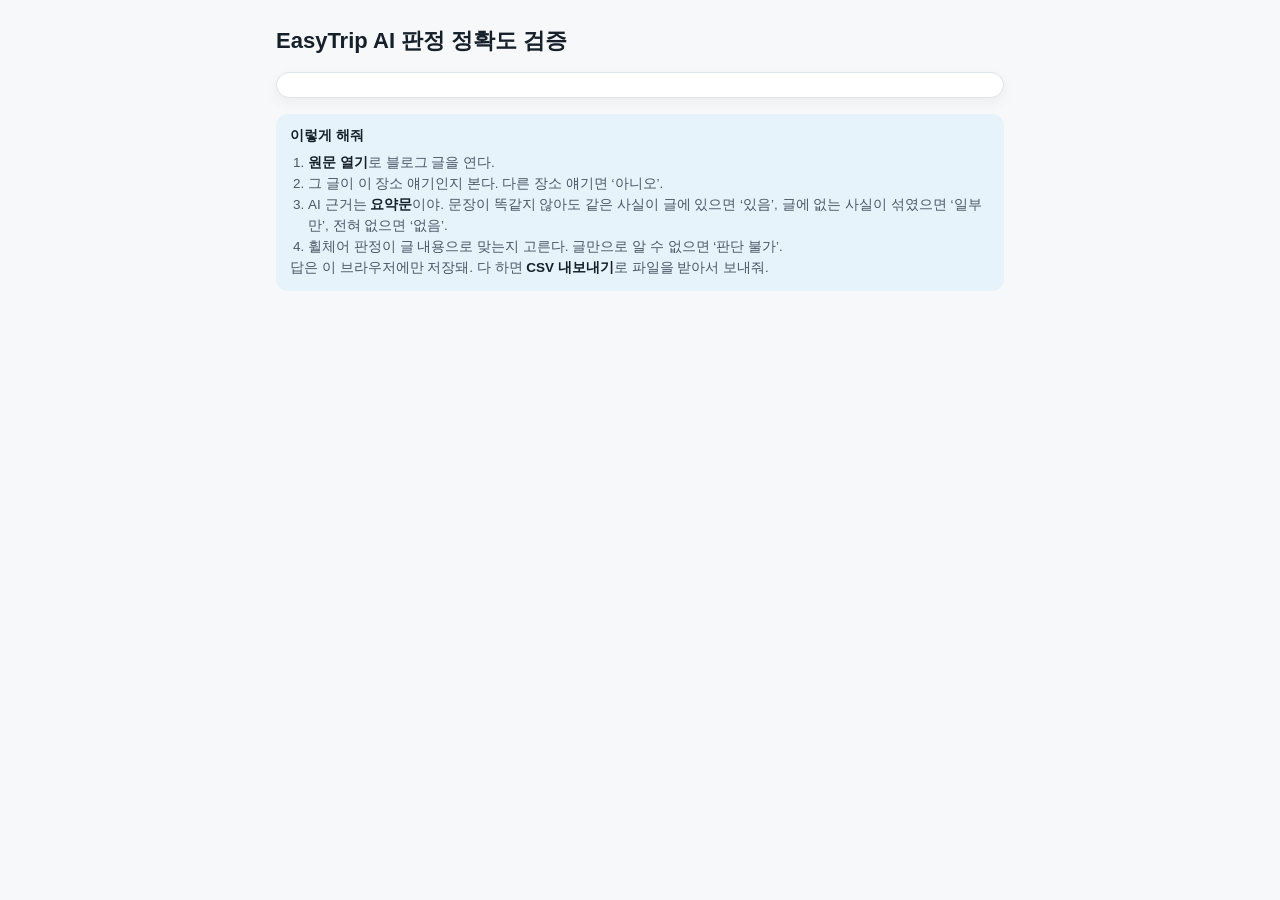
<file: tools/validation_template.html>
<!doctype html>
<html lang="ko">
<head>
<meta charset="utf-8">
<meta name="viewport" content="width=device-width,initial-scale=1">
<title>EasyTrip 정확도 검증</title>
<style>
:root{--bg:#F6F8FA;--card:#fff;--ink:#16202A;--ink2:#4A5866;--ink3:#7A8794;--line:#DFE5EA;--acc:#1580B8;--acc-t:#E6F3FB;
  --ok:#1E7F4E;--ok-bg:#E4F5EC;--cau:#8A5A00;--cau-bg:#FFF1CC;--no:#A3261B;--no-bg:#FBE3E1;--gr-bg:#ECEFF2}
@media (prefers-color-scheme:dark){:root:not([data-theme="light"]){--bg:#11161B;--card:#1A2129;--ink:#E8EEF3;--ink2:#B4C0CB;--ink3:#8593A0;--line:#2C3642;--acc:#5DB4E6;--acc-t:#16303F;
  --ok:#7FD6A5;--ok-bg:#16352A;--cau:#F1C75B;--cau-bg:#3A3015;--no:#F29A90;--no-bg:#3D1E1B;--gr-bg:#252D36}}
:root[data-theme="dark"]{--bg:#11161B;--card:#1A2129;--ink:#E8EEF3;--ink2:#B4C0CB;--ink3:#8593A0;--line:#2C3642;--acc:#5DB4E6;--acc-t:#16303F;
  --ok:#7FD6A5;--ok-bg:#16352A;--cau:#F1C75B;--cau-bg:#3A3015;--no:#F29A90;--no-bg:#3D1E1B;--gr-bg:#252D36}
*{box-sizing:border-box}
body{margin:0;background:var(--bg);color:var(--ink);font:15px/1.55 -apple-system,BlinkMacSystemFont,"Apple SD Gothic Neo","Noto Sans KR",sans-serif}
.wrap{max-width:760px;margin:0 auto;padding:20px 16px 80px}
h1{font-size:22px;margin:4px 0 6px}
.lead{color:var(--ink2);margin:0 0 14px;font-size:14px}
.sum{position:sticky;top:0;z-index:5;background:var(--card);border:1px solid var(--line);border-radius:14px;padding:12px 14px;margin:0 0 16px;box-shadow:0 4px 14px rgba(0,0,0,.05)}
.sum-top{display:flex;justify-content:space-between;align-items:center;gap:10px;flex-wrap:wrap}
.bar{height:6px;background:var(--gr-bg);border-radius:9px;overflow:hidden;margin:8px 0 10px}.bar i{display:block;height:100%;background:var(--acc)}
.kpis{display:grid;grid-template-columns:repeat(3,1fr);gap:8px}
.kpi{background:var(--bg);border-radius:10px;padding:8px 10px}
.kpi b{display:block;font-size:20px;font-variant-numeric:tabular-nums}
.kpi span{font-size:12px;color:var(--ink3)}
.btns{display:flex;gap:6px}
button{font:inherit;cursor:pointer}
.b{border:1px solid var(--line);background:var(--card);color:var(--ink);border-radius:9px;padding:6px 11px;font-size:13px;font-weight:600;min-height:36px}
.b.pri{background:var(--acc);border-color:var(--acc);color:#fff}
.guide{background:var(--acc-t);border-radius:12px;padding:12px 14px;font-size:13.5px;color:var(--ink2);margin:0 0 16px}
.guide b{color:var(--ink)}
.guide ol{margin:6px 0 0;padding-left:18px}
.it{background:var(--card);border:1px solid var(--line);border-radius:14px;padding:14px;margin:0 0 12px}
.it.done{border-color:var(--acc)}
.it-hd{display:flex;justify-content:space-between;gap:10px;align-items:flex-start}
.no{font-size:12px;color:var(--ink3);font-weight:700}
.nm{font-size:17px;font-weight:700;margin:2px 0}
.meta{font-size:12.5px;color:var(--ink3)}
.v{flex-shrink:0;font-weight:800;border-radius:9px;padding:5px 10px;font-size:14px;text-align:center}
.v small{display:block;font-size:10.5px;font-weight:600;opacity:.8}
.v-가능{background:var(--ok-bg);color:var(--ok)}.v-부분{background:var(--cau-bg);color:var(--cau)}.v-불가{background:var(--no-bg);color:var(--no)}.v-미확인{background:var(--gr-bg);color:var(--ink2)}
.ev{margin:10px 0 0;padding:10px 12px;border-left:3px solid var(--acc);background:var(--bg);border-radius:0 9px 9px 0;font-size:14px}
.ev em{display:block;font-style:normal;color:var(--cau);font-size:13px;margin-top:4px}
.ev .src{font-size:12px;color:var(--ink3)}
a.open{display:inline-block;margin-top:10px;font-weight:700;color:var(--acc);text-decoration:none;font-size:14px}
.qs{margin-top:12px;display:grid;gap:10px}
.q{font-size:13.5px}
.q>span{display:block;color:var(--ink2);margin-bottom:5px;font-weight:600}
.opts{display:flex;flex-wrap:wrap;gap:6px}
.opts label{position:relative}
.opts input{position:absolute;opacity:0;inset:0}
.opts label span{display:inline-block;border:1px solid var(--line);border-radius:999px;padding:6px 12px;font-size:13px;min-height:34px;background:var(--card)}
.opts input:checked+span{background:var(--acc);border-color:var(--acc);color:#fff;font-weight:700}
.opts input:focus-visible+span{outline:2px solid var(--acc);outline-offset:2px}
.memo{width:100%;border:1px solid var(--line);border-radius:9px;padding:8px 10px;font:inherit;font-size:13.5px;background:var(--card);color:var(--ink)}
.foot{font-size:12.5px;color:var(--ink3);margin-top:20px}
@media (max-width:480px){.kpis{grid-template-columns:1fr 1fr 1fr}.kpi b{font-size:17px}}
</style>
</head>
<body>
<div class="wrap">
  <h1>EasyTrip AI 판정 정확도 검증</h1>
  <p class="lead" id="lead"></p>
  <div class="sum" id="sum"></div>
  <div class="guide">
    <b>이렇게 해줘</b>
    <ol>
      <li><b>원문 열기</b>로 블로그 글을 연다.</li>
      <li>그 글이 이 장소 얘기인지 본다. 다른 장소 얘기면 ‘아니오’.</li>
      <li>AI 근거는 <b>요약문</b>이야. 문장이 똑같지 않아도 같은 사실이 글에 있으면 ‘있음’, 글에 없는 사실이 섞였으면 ‘일부만’, 전혀 없으면 ‘없음’.</li>
      <li>휠체어 판정이 글 내용으로 맞는지 고른다. 글만으로 알 수 없으면 ‘판단 불가’.</li>
    </ol>
    답은 이 브라우저에만 저장돼. 다 하면 <b>CSV 내보내기</b>로 파일을 받아서 보내줘.
  </div>
  <div id="list"></div>
  <p class="foot" id="foot"></p>
</div>
<script>
const DATA=/*DATA*/null;
const KEY='et-valid-'+(DATA.meta.only||DATA.meta.seed)+'-'+DATA.meta.n;
let A={};try{A=JSON.parse(localStorage.getItem(KEY)||'{}')}catch(e){}
const save=()=>{try{localStorage.setItem(KEY,JSON.stringify(A))}catch(e){}};
const esc=s=>String(s==null?'':s).replace(/[&<>"]/g,c=>({'&':'&amp;','<':'&lt;','>':'&gt;','"':'&quot;'}[c]));
const QS=[
  ['place','원문이 이 장소 얘기야?',['예','아니오']],
  ['evi','AI 근거가 원문에 있어?',['있음','일부만','없음']],
  ['verdict','휠체어 판정이 맞아?',['맞음','틀림','판단 불가']]];
/* 윌슨 95% 신뢰구간 */
function wilson(k,n){if(!n)return null;const z=1.96,p=k/n,d=1+z*z/n,c=(p+z*z/(2*n))/d,h=z*Math.sqrt(p*(1-p)/n+z*z/(4*n*n))/d;return [Math.max(0,c-h),Math.min(1,c+h)]}
const pct=x=>(x*100).toFixed(1)+'%';
function stat(){
  const v=Object.values(A),m=DATA.meta;
  const done=DATA.items.filter(it=>{const a=A[it.id]||{};return a.place&&a.evi&&a.verdict}).length;
  const ok=v.filter(a=>a.verdict==='맞음').length,bad=v.filter(a=>a.verdict==='틀림').length,unk=v.filter(a=>a.verdict==='판단 불가').length;
  const ev=v.filter(a=>a.evi).length,hal=v.filter(a=>a.evi==='없음').length,part=v.filter(a=>a.evi==='일부만').length;
  const pl=v.filter(a=>a.place).length,plno=v.filter(a=>a.place==='아니오').length;
  const acc=ok+bad?ok/(ok+bad):null,ci=wilson(ok,ok+bad),hr=ev?hal/ev:null,hci=wilson(hal,ev);
  document.getElementById('sum').innerHTML=`<div class="sum-top"><b>완료 ${done} / ${m.n}</b><div class="btns"><button class="b pri" onclick="exportCSV()">CSV 내보내기</button><button class="b" onclick="resetAll()">초기화</button></div></div>
   <div class="bar"><i style="width:${done/m.n*100}%"></i></div>
   <div class="kpis">
    <div class="kpi"><span>판정 정확도</span><b>${acc==null?'–':pct(acc)}</b><span>${ok}/${ok+bad}${ci?` · 95% ${pct(ci[0])}~${pct(ci[1])}`:''}${unk?` · 판단불가 ${unk}`:''}</span></div>
    <div class="kpi"><span>근거 환각률</span><b>${hr==null?'–':pct(hr)}</b><span>없음 ${hal}/${ev}${hci?` · 95% ${pct(hci[0])}~${pct(hci[1])}`:''}${part?` · 일부만 ${part}`:''}</span></div>
    <div class="kpi"><span>장소 불일치</span><b>${pl?plno:'–'}</b><span>응답 ${pl}곳 중</span></div>
   </div>`;
}
function render(){
  const m=DATA.meta;
  document.getElementById('lead').innerHTML=m.only?`AI가 ‘${esc(m.only)}’로 판정한 <b>${m.n}곳 전부</b>를 검증해. 무작위 표본에는 ‘${esc(m.only)}’가 거의 안 들어가서 따로 봐야 해.`:`앱에 들어간 AI 판정 ${m.pool}곳 중 <b>${m.n}곳</b>을 무작위로 뽑았어 (시드 ${m.seed}, 판정 분포 ${Object.entries(m.vc).map(([k,v])=>k+' '+v).join(' · ')}).`;
  document.getElementById('list').innerHTML=DATA.items.map(it=>{const a=A[it.id]||{},done=a.place&&a.evi&&a.verdict;
    return `<div class="it${done?' done':''}" id="it-${esc(it.id)}">
     <div class="it-hd"><div><div class="no">#${it.no} · ${esc(it.region)} · ${esc(it.cat)}</div><div class="nm">${esc(it.name)}</div><div class="meta">${esc(it.area)}</div></div>
      <div class="v v-${esc(it.v)}">${esc(it.v)}<small>휠체어 판정</small></div></div>
     <div class="ev"><span class="src">AI 근거 · ${esc(it.src)}</span><br>${esc(it.t)}${it.w?`<em>주의 · ${esc(it.w)}</em>`:''}</div>
     <a class="open" href="${esc(it.u)}" target="_blank" rel="noopener">원문 열기 ↗</a>
     <div class="qs">${QS.map(([k,l,os])=>`<div class="q"><span>${l}</span><div class="opts" role="radiogroup" aria-label="${l}">${os.map(o=>`<label><input type="radio" name="${esc(it.id)}-${k}" value="${o}" ${a[k]===o?'checked':''} onchange="setA('${esc(it.id)}','${k}',this.value)"><span>${o}</span></label>`).join('')}</div></div>`).join('')}
      <input class="memo" placeholder="메모 (선택) · 예: 입구 계단 2칸이라고 적혀 있음" value="${esc(a.memo||'')}" onchange="setA('${esc(it.id)}','memo',this.value)" aria-label="메모"></div>
    </div>`}).join('');
  document.getElementById('foot').textContent=m.only?'전수 검증이라 표본 오차는 없어. 대신 ‘불가’가 아닌데 놓친 곳(거짓 음성)은 이 시트로 알 수 없어.':'표본이 30곳이라 신뢰구간이 넓어. 예를 들어 28/30이 맞으면 정확도 93.3%, 95% 신뢰구간은 약 78.7~98.2%야. 기획서에는 이 구간을 같이 적어.';
  stat();
}
function setA(id,k,v){A[id]=A[id]||{};A[id][k]=v;save();stat();
  const a=A[id],el=document.getElementById('it-'+id);if(el)el.classList.toggle('done',!!(a.place&&a.evi&&a.verdict))}
function resetAll(){if(!confirm('답을 전부 지울까?'))return;A={};save();render()}
function exportCSV(){
  const q=x=>'"'+String(x==null?'':x).replace(/"/g,'""')+'"';
  const rows=[['no','id','region','name','verdict','source','ai_evidence','url','place_match','evidence_in_source','verdict_correct','memo']]
    .concat(DATA.items.map(it=>{const a=A[it.id]||{};return [it.no,it.id,it.region,it.name,it.v,it.src,it.t,it.u,a.place,a.evi,a.verdict,a.memo]}));
  const blob=new Blob(['﻿'+rows.map(r=>r.map(q).join(',')).join('\n')],{type:'text/csv;charset=utf-8'});
  const u=URL.createObjectURL(blob),l=document.createElement('a');l.href=u;l.download='EasyTrip_정확도검증_'+(DATA.meta.only?DATA.meta.only+'_전수':DATA.meta.n+'곳')+'_결과.csv';document.body.appendChild(l);l.click();l.remove();setTimeout(()=>URL.revokeObjectURL(u),1000)}
render();
</script>
</body>
</html>
</file>
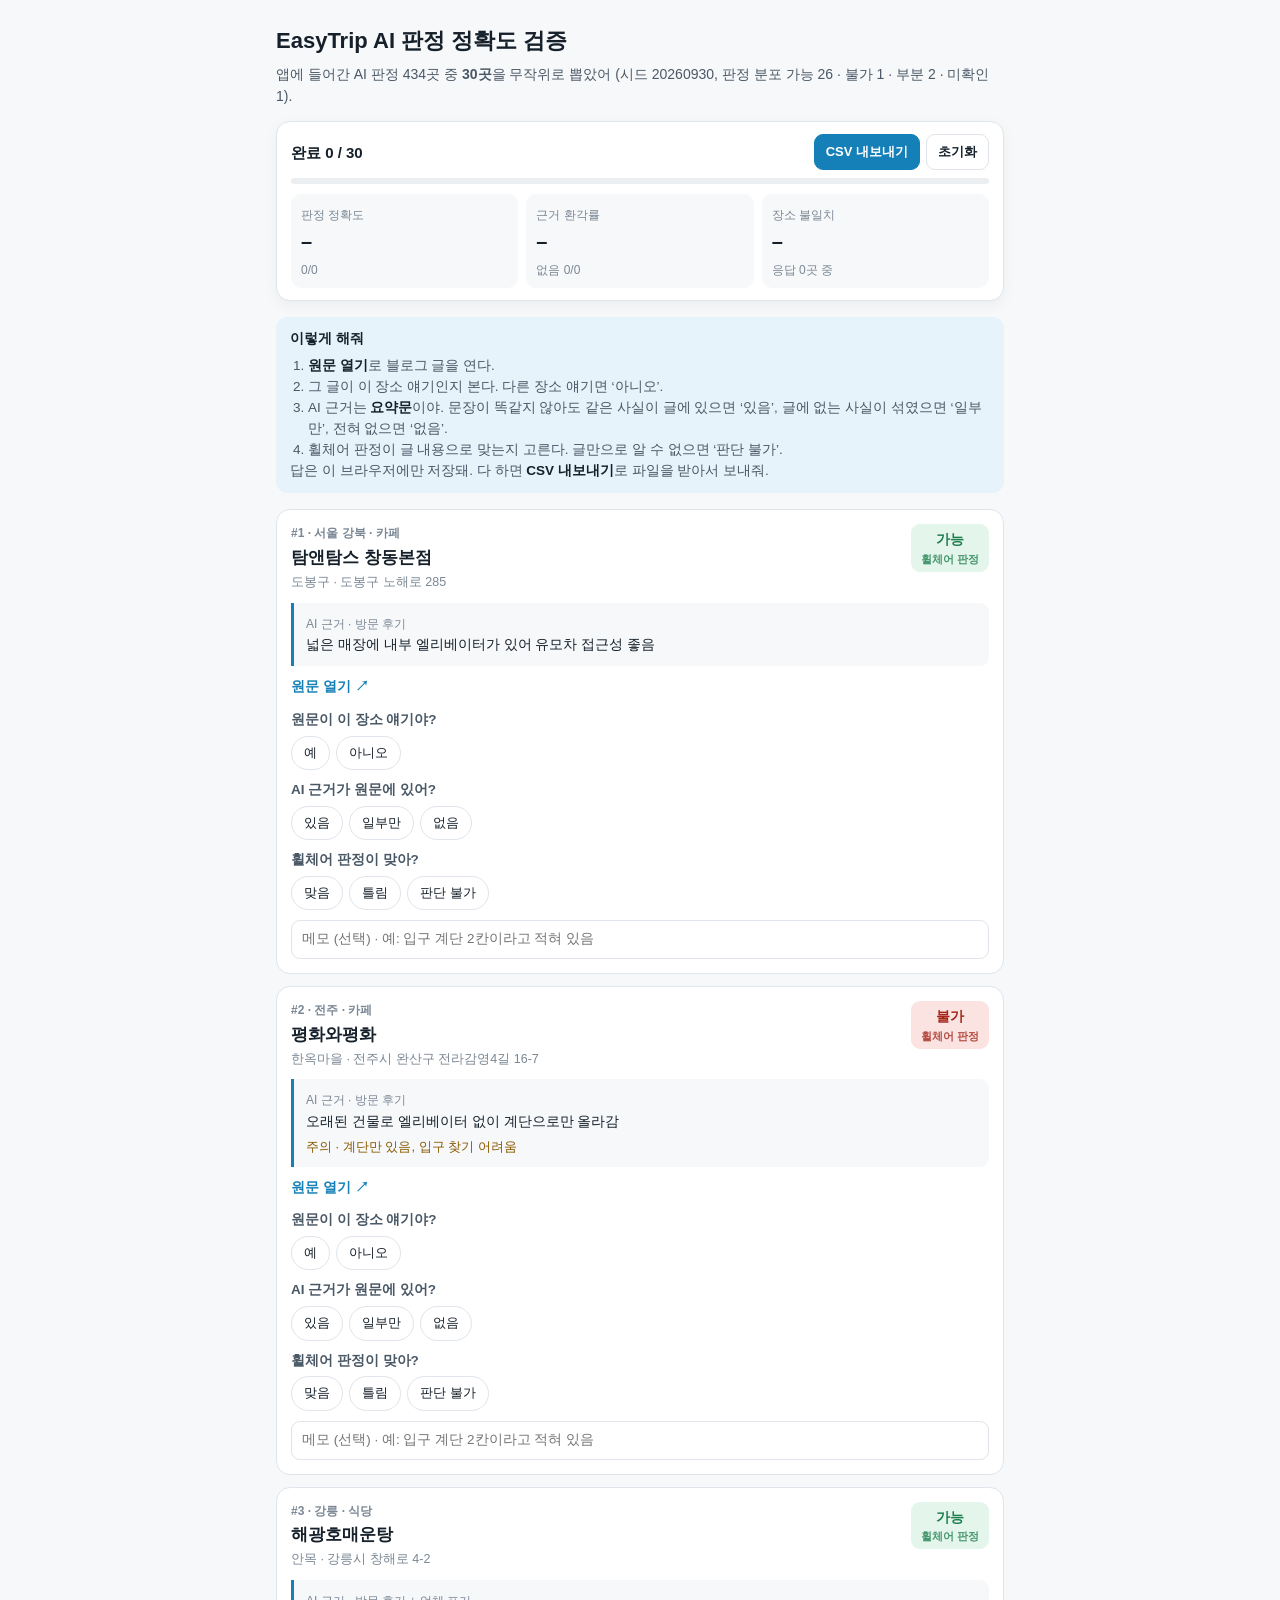
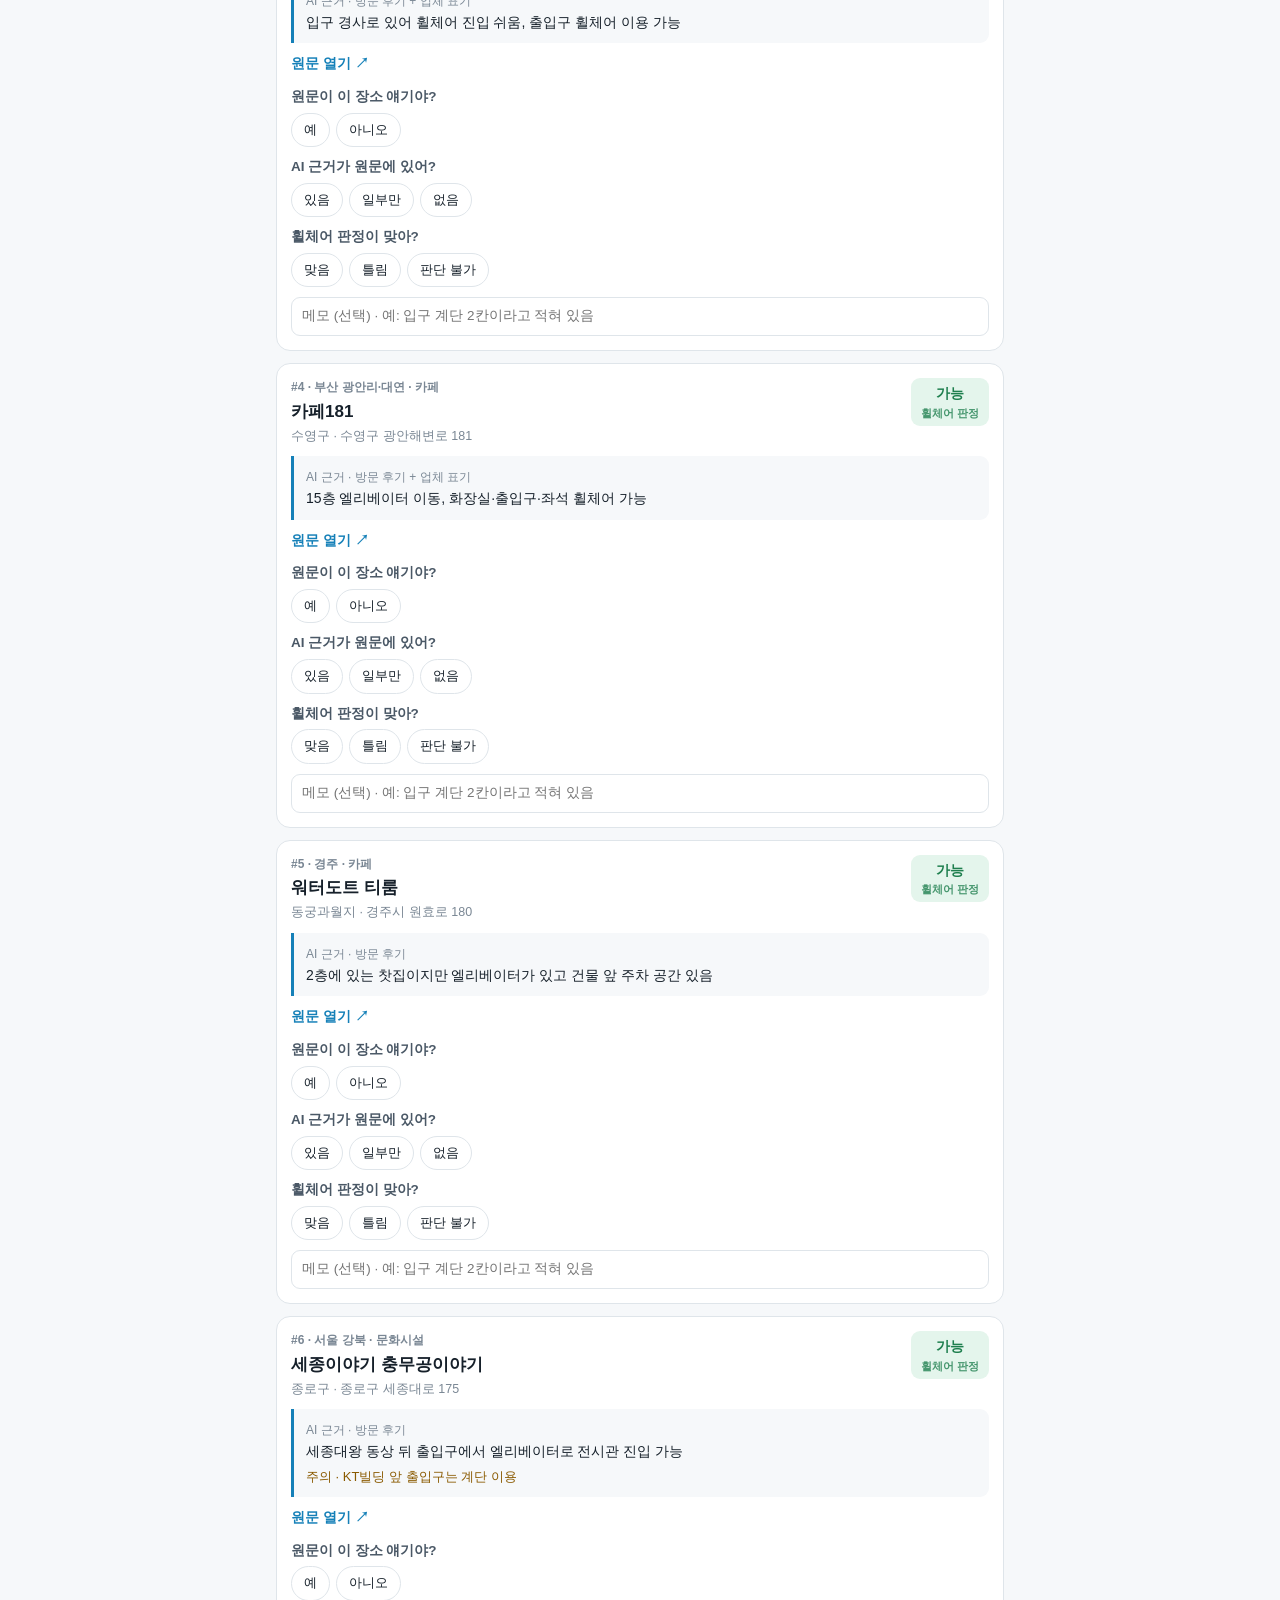
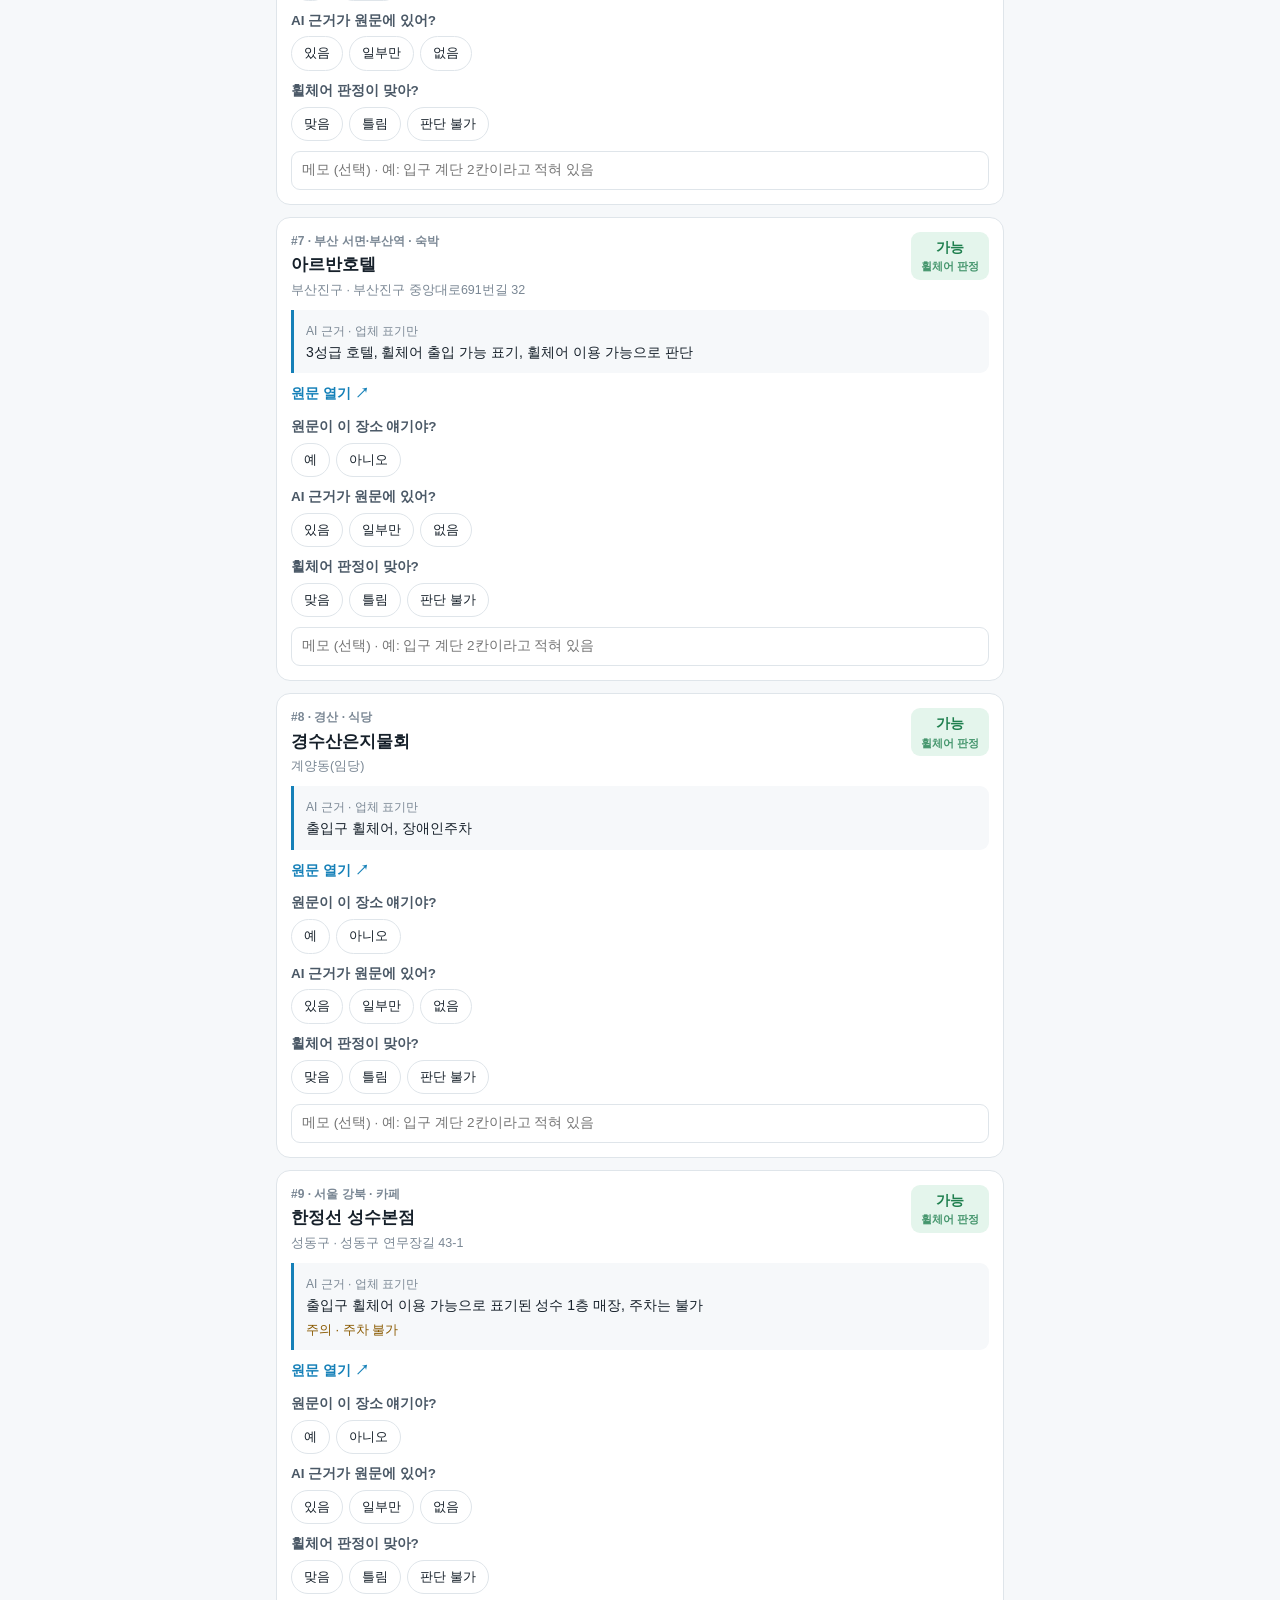
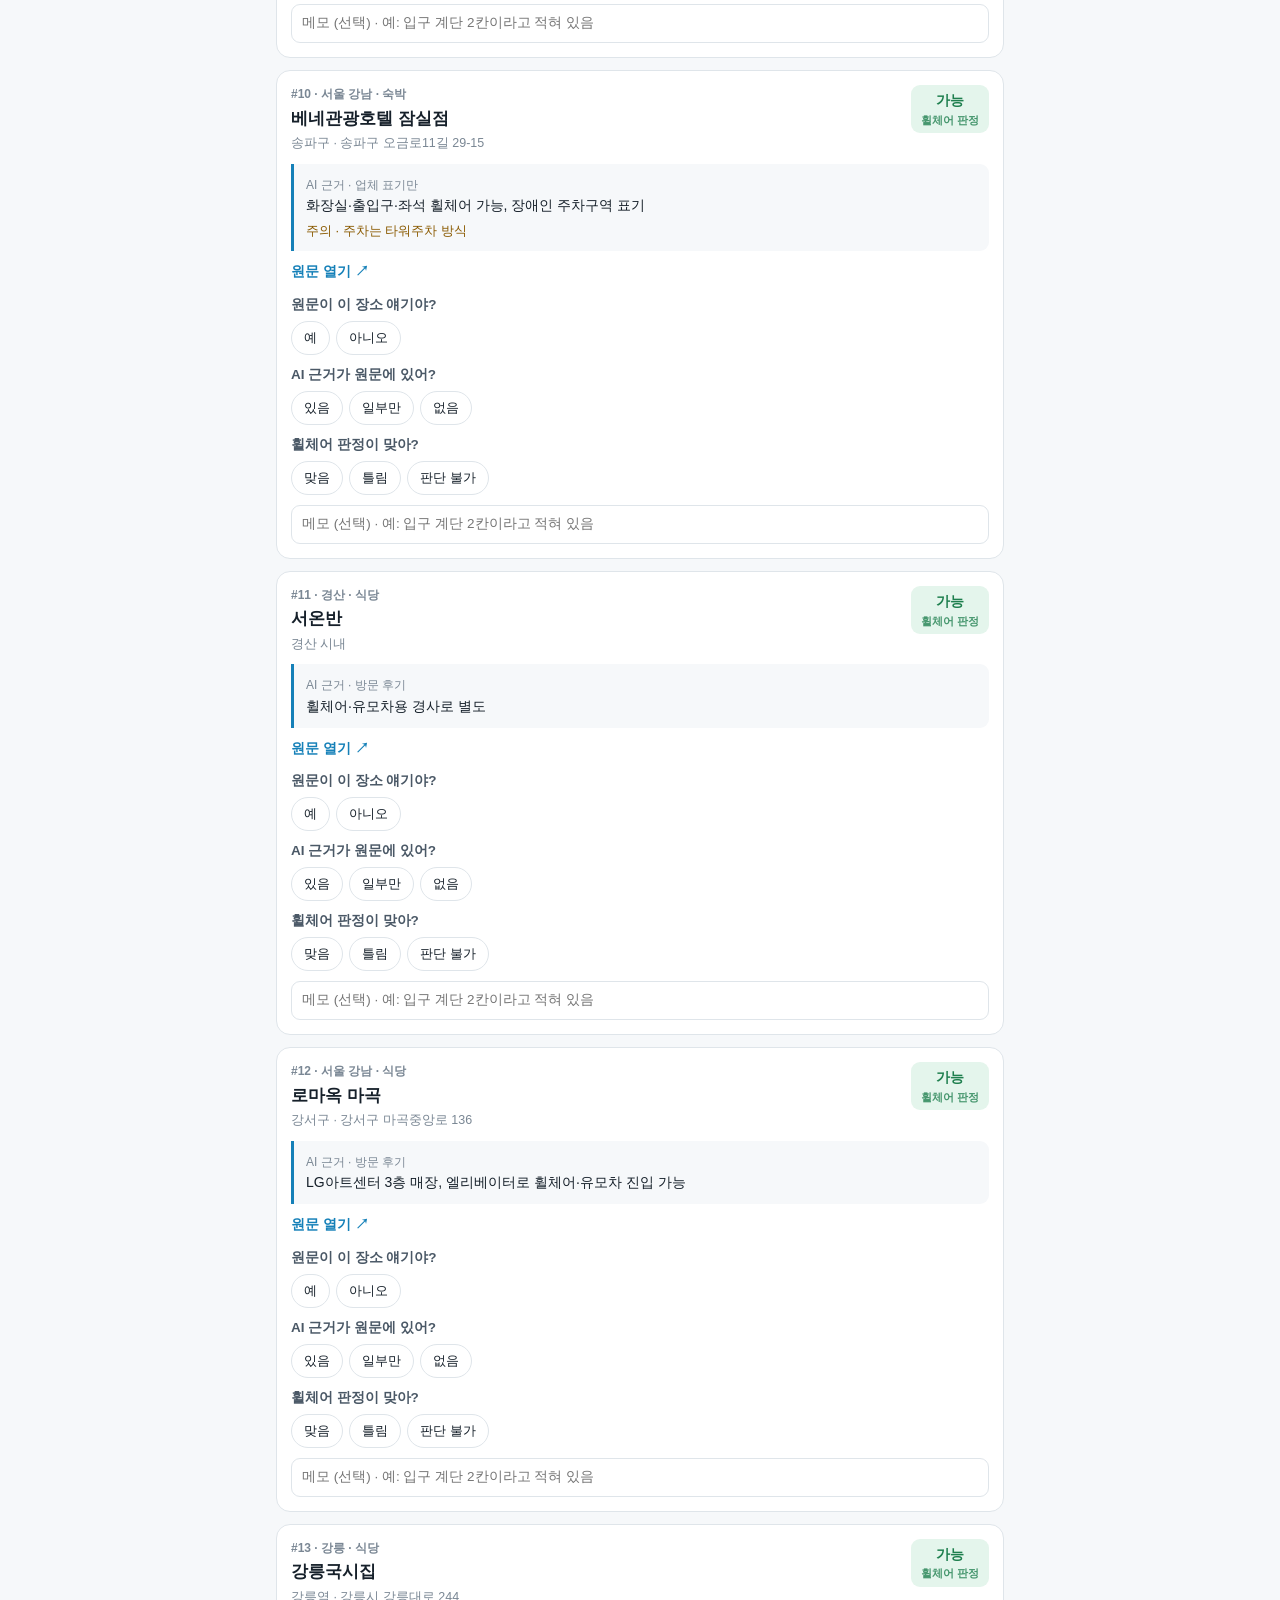
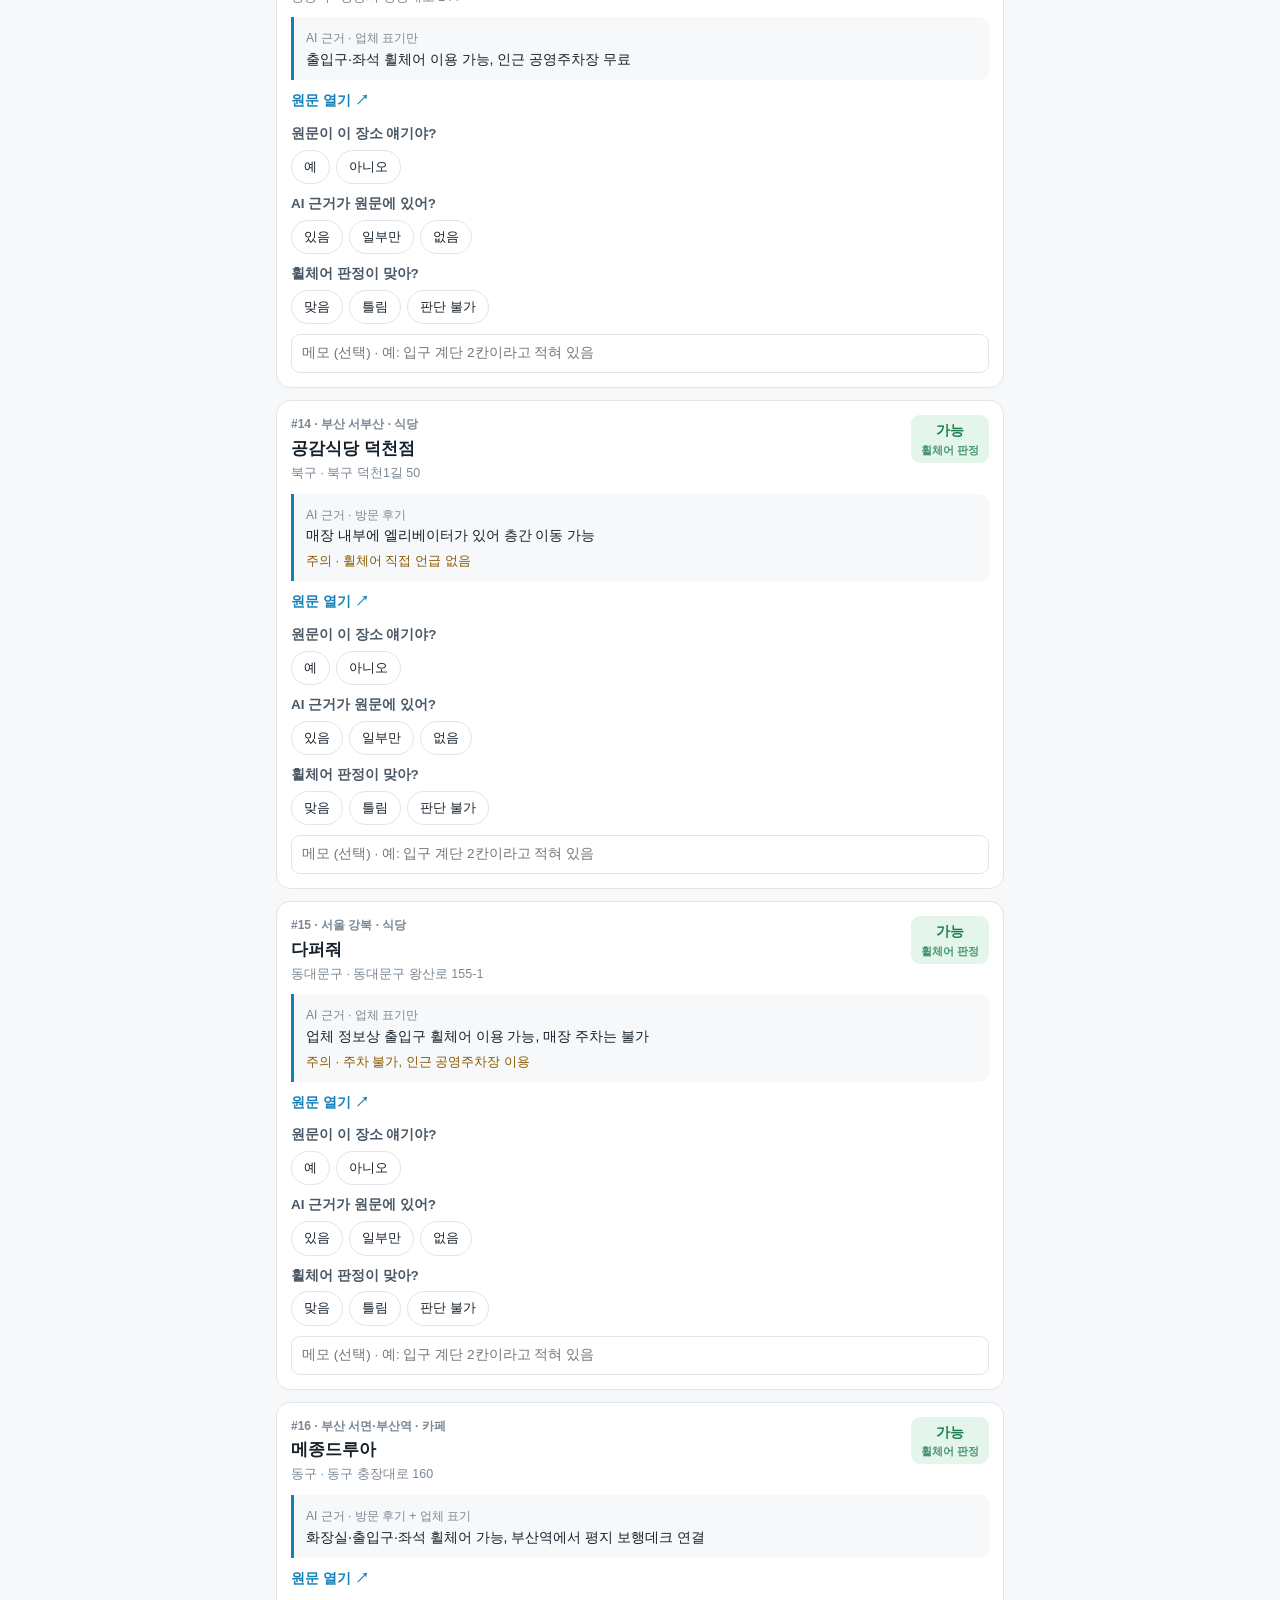
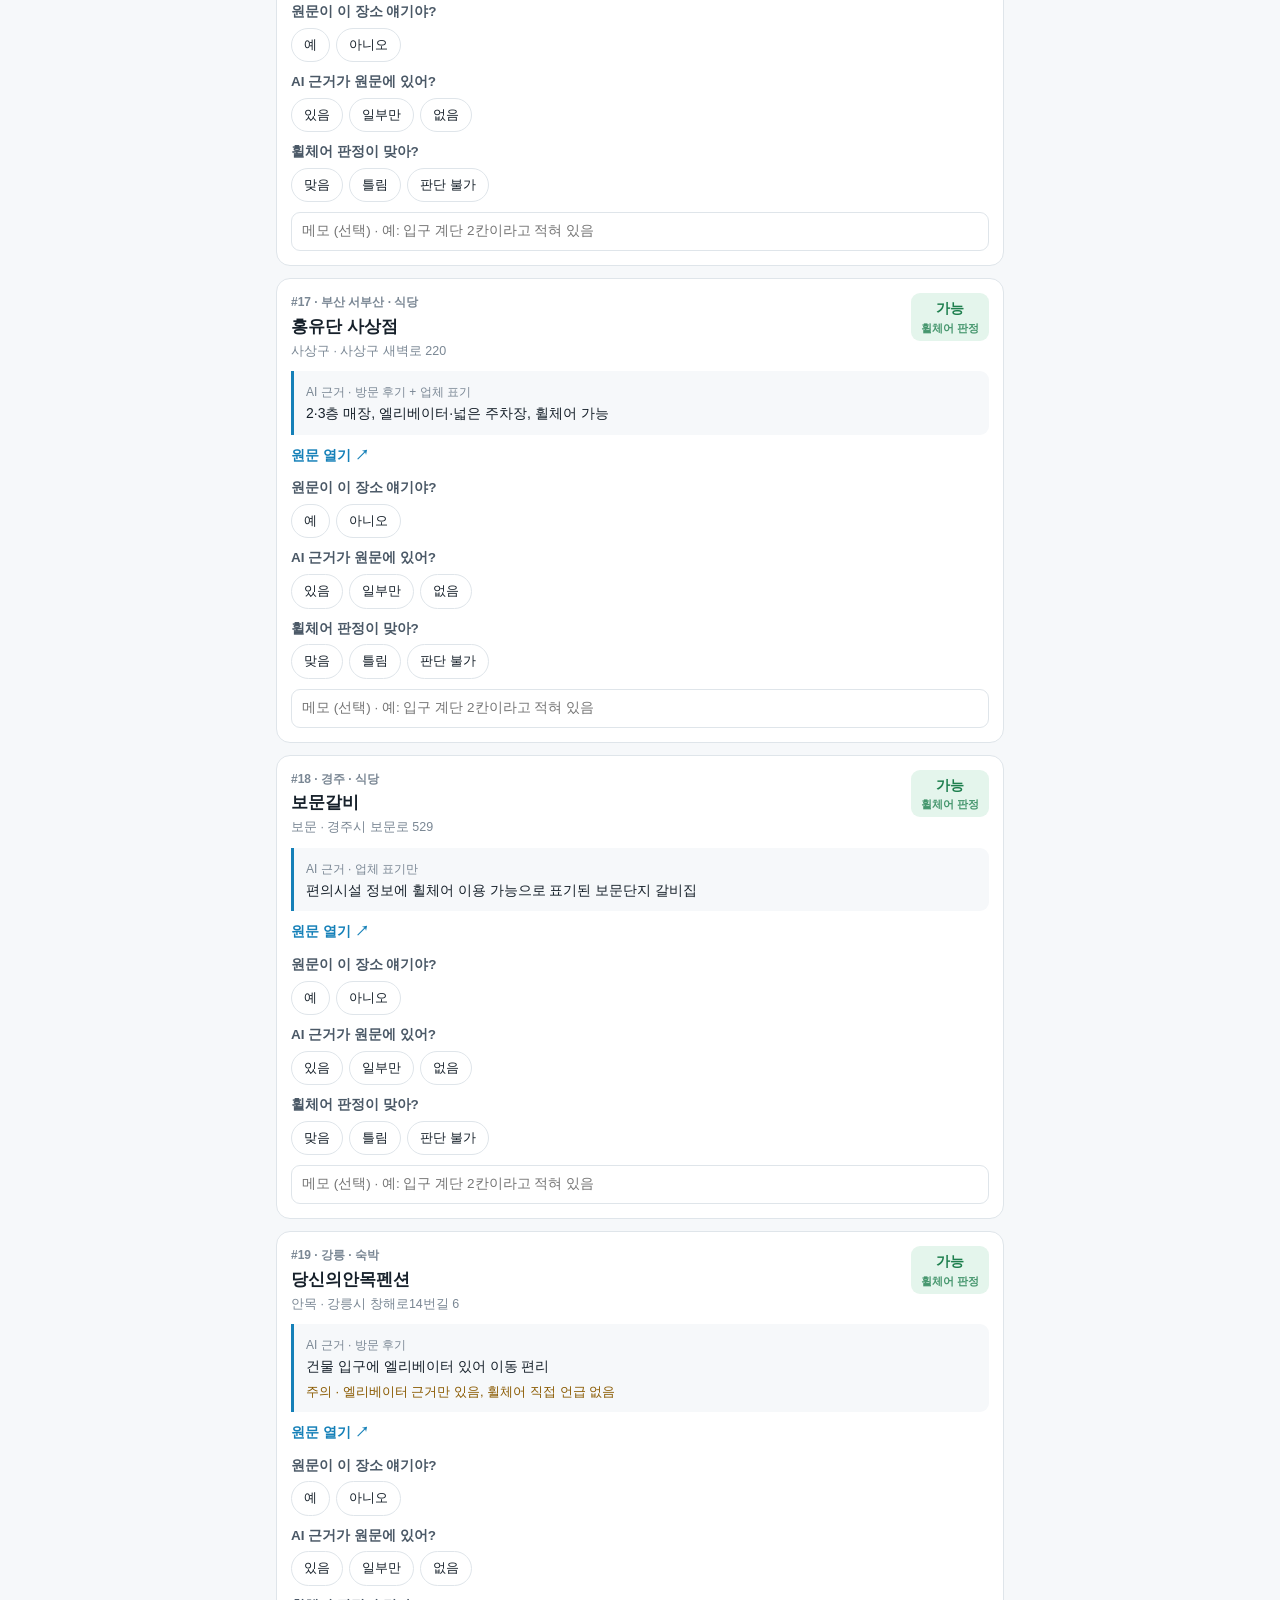
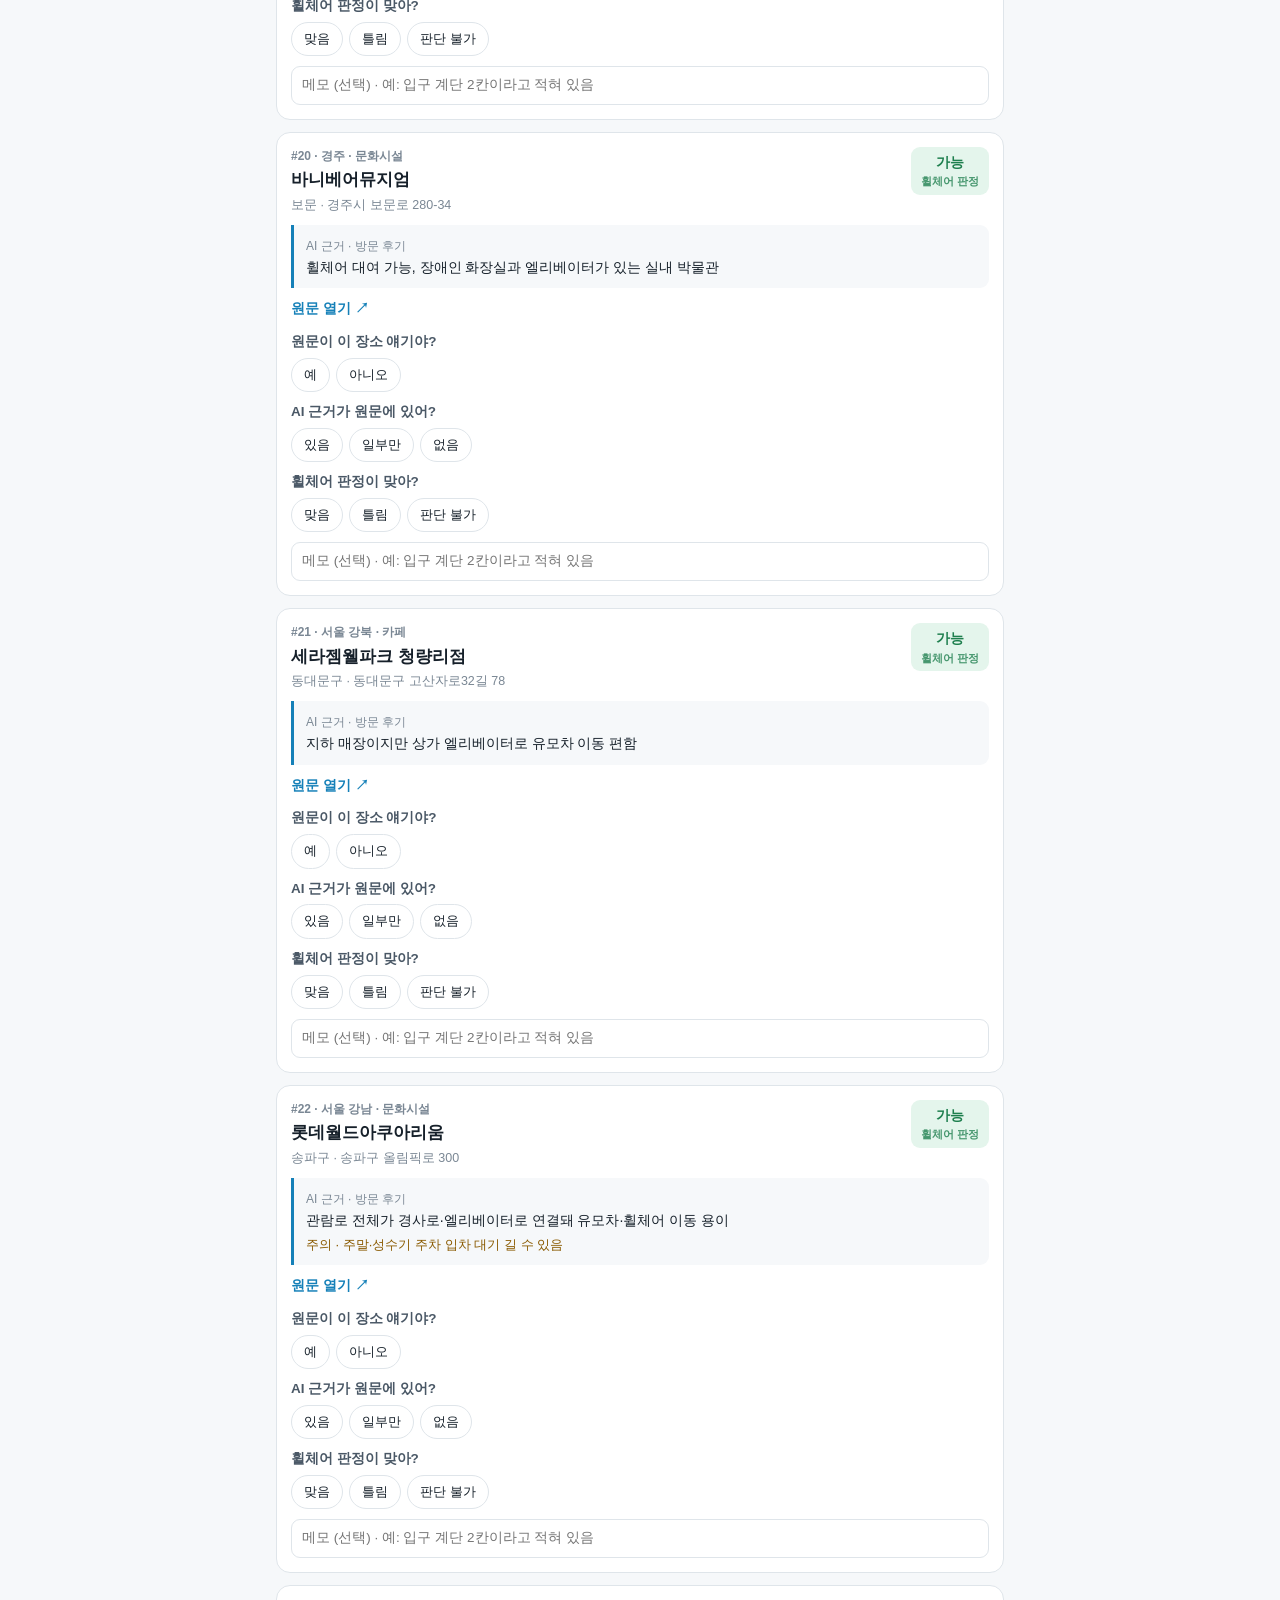
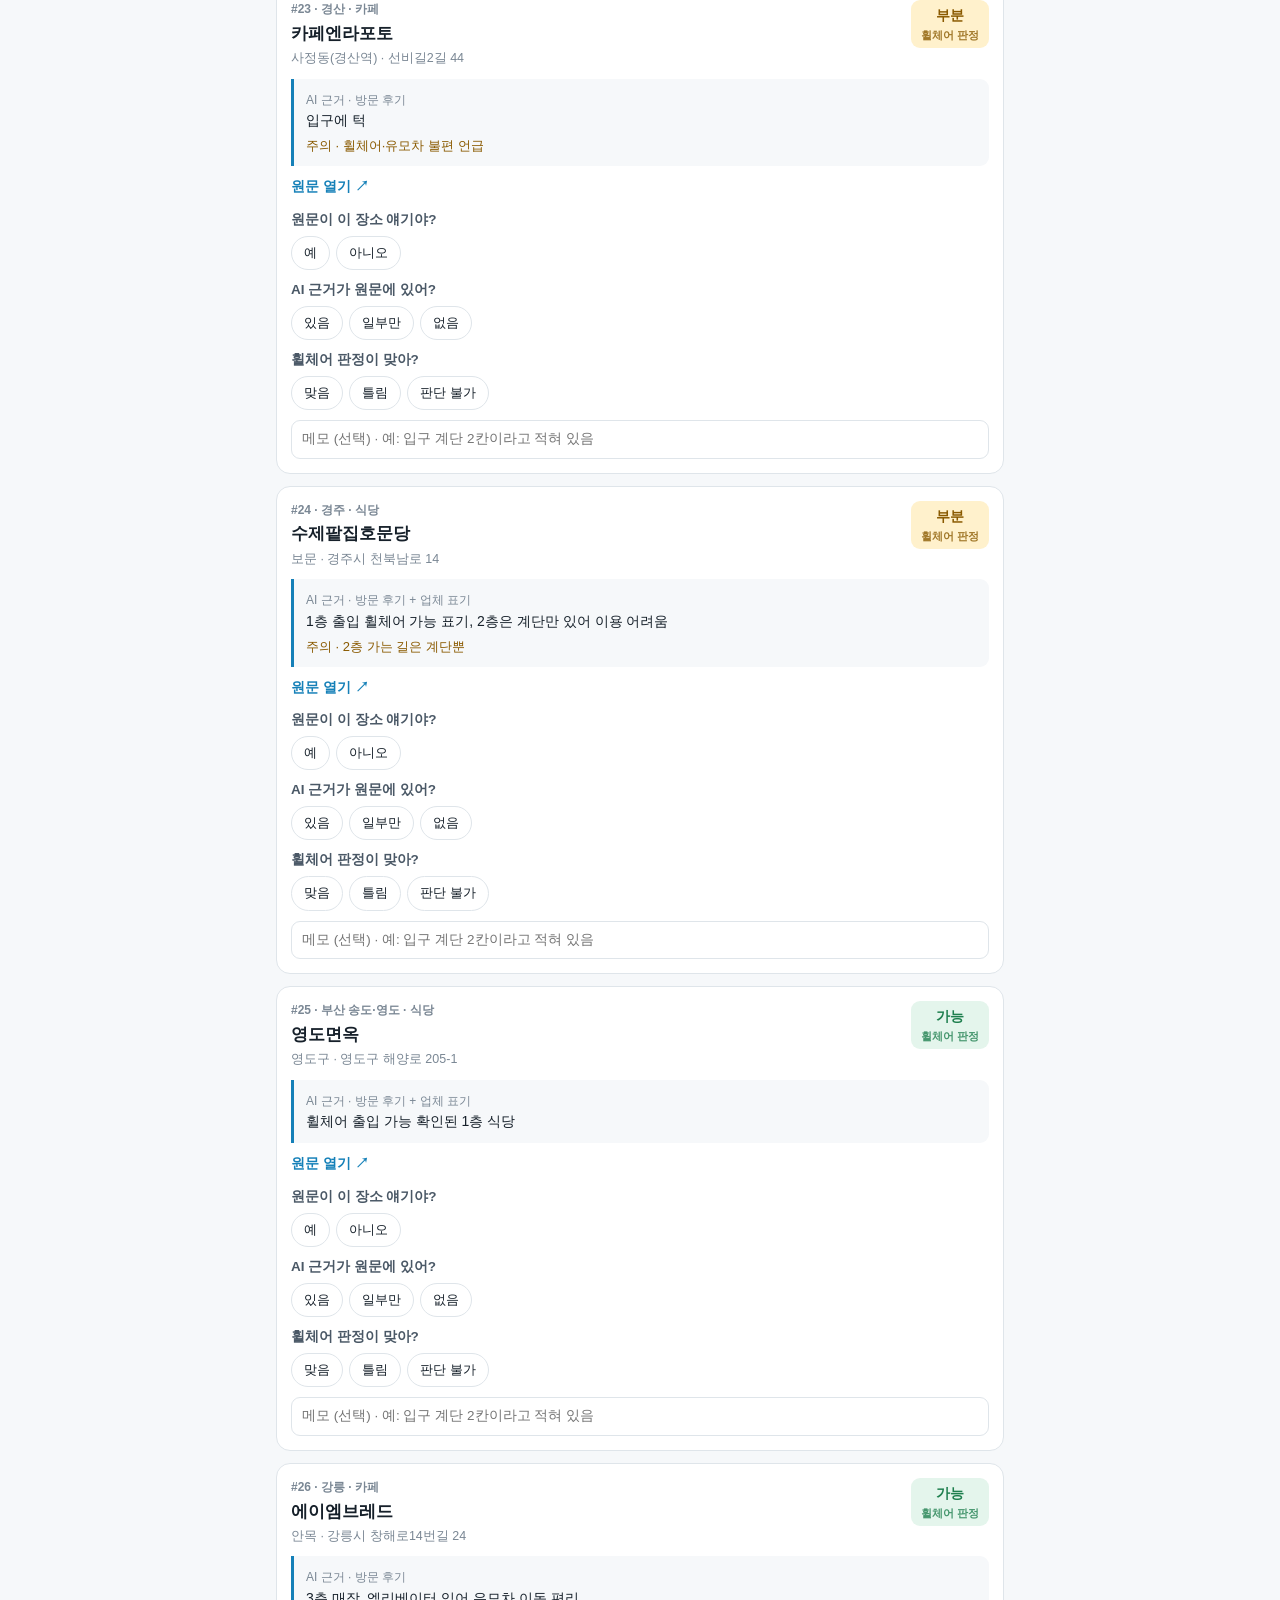
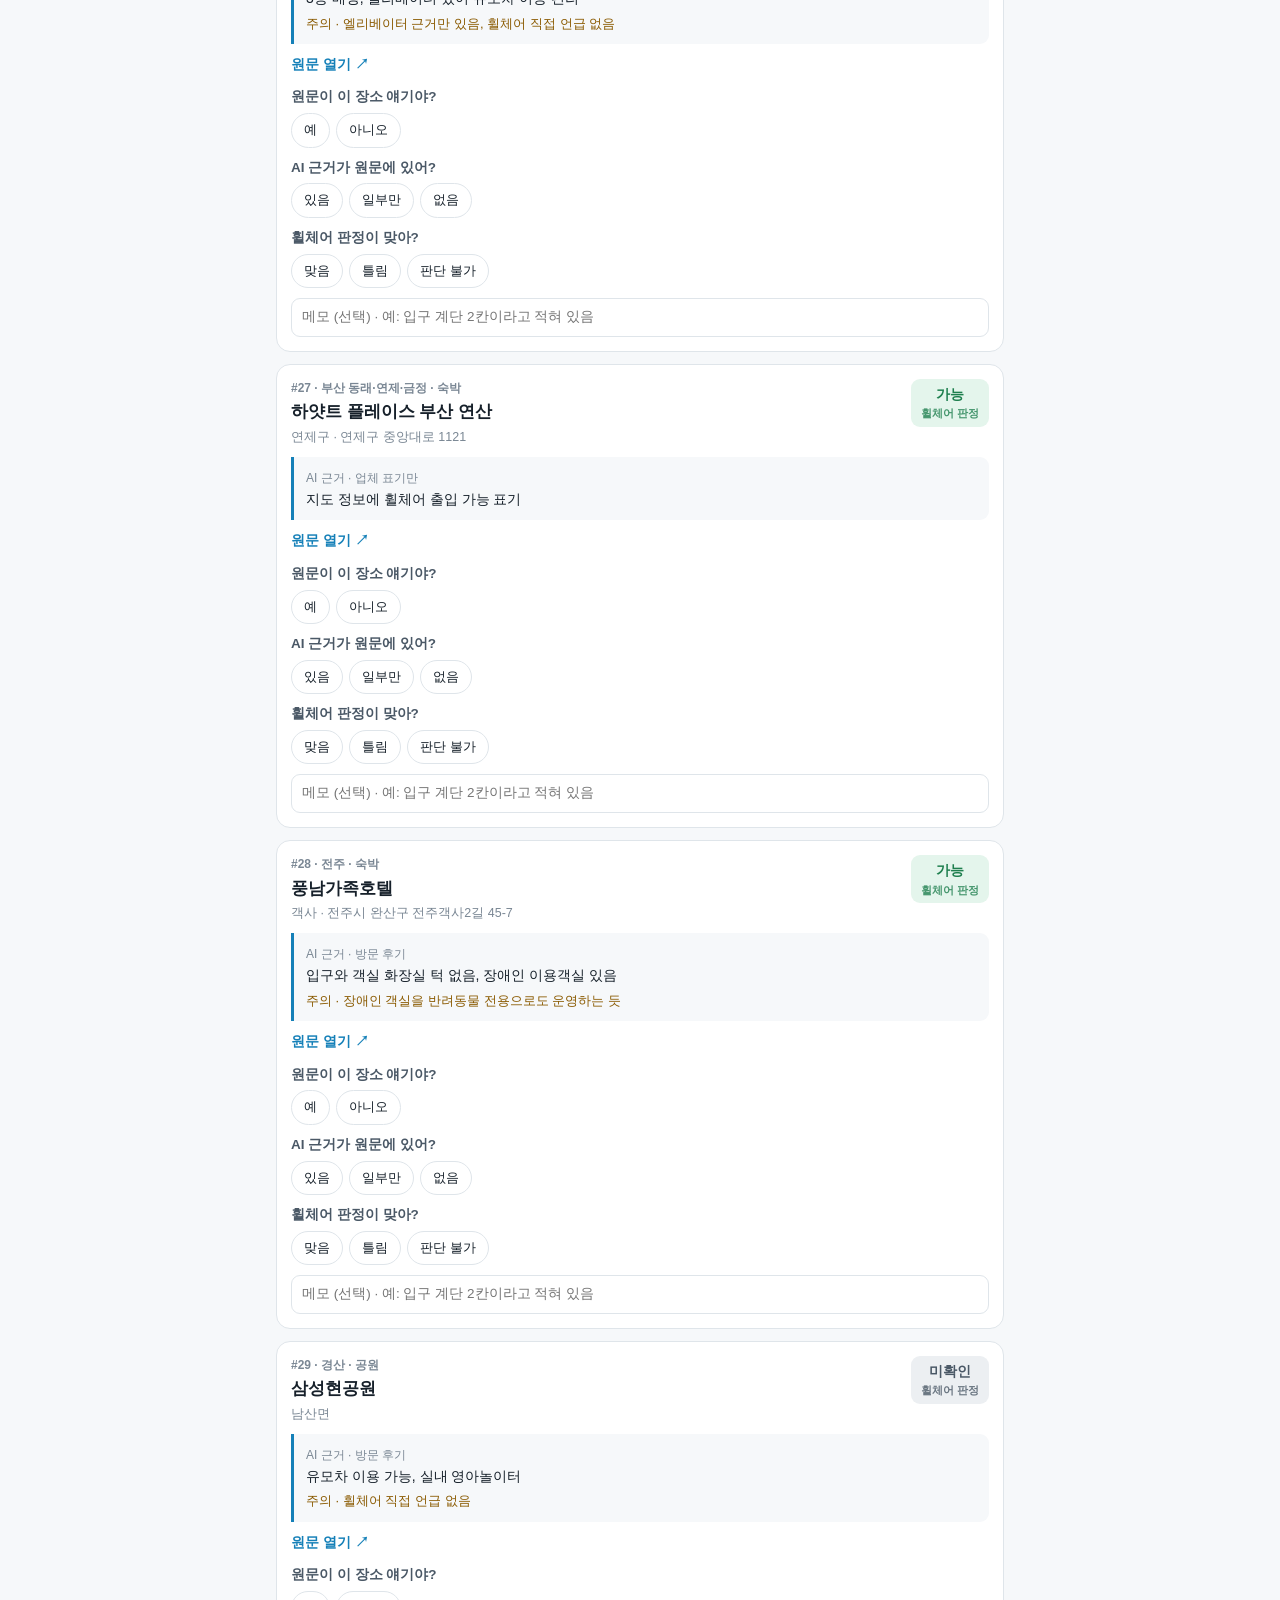
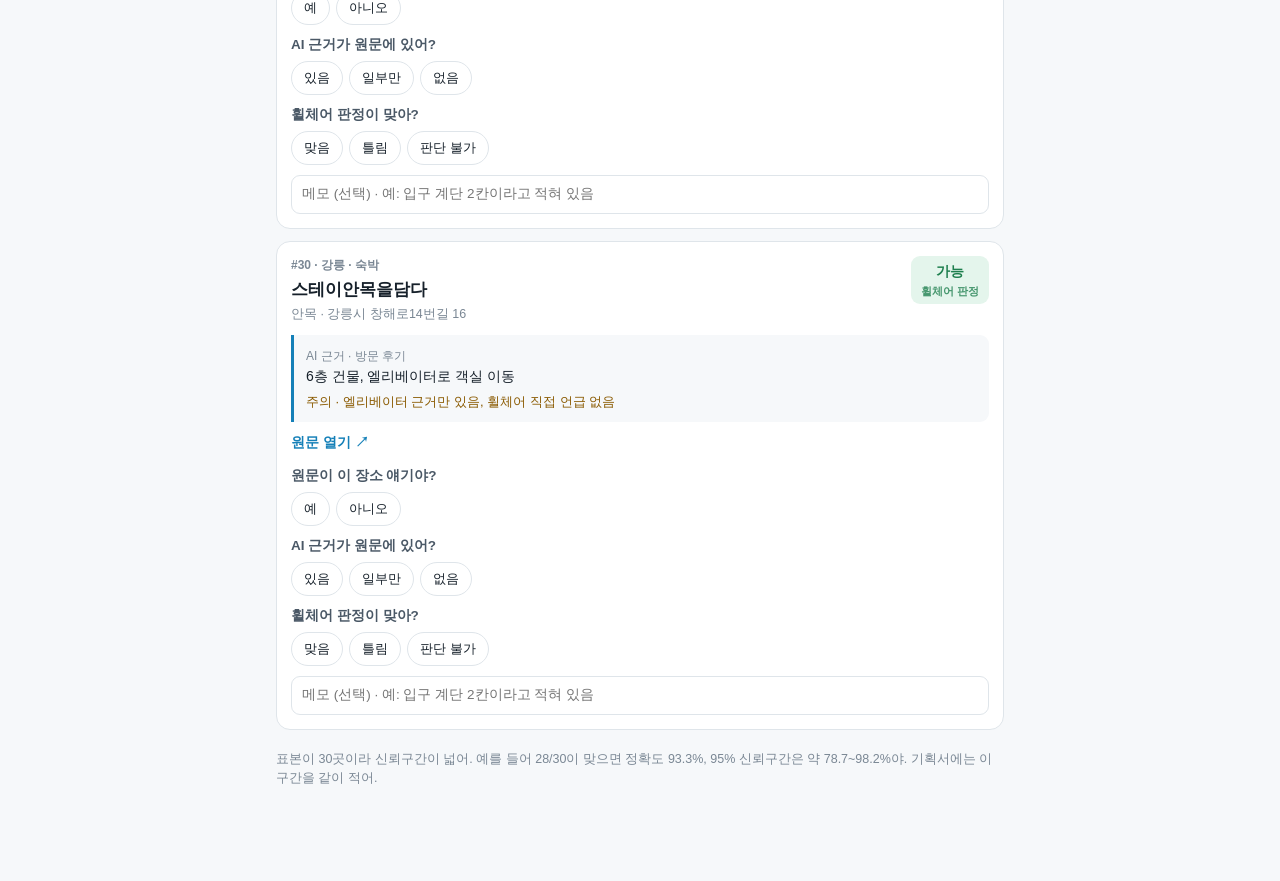
<file: validation/정확도검증_30곳.html>
<!doctype html>
<html lang="ko">
<head>
<meta charset="utf-8">
<meta name="viewport" content="width=device-width,initial-scale=1">
<title>EasyTrip 정확도 검증</title>
<style>
:root{--bg:#F6F8FA;--card:#fff;--ink:#16202A;--ink2:#4A5866;--ink3:#7A8794;--line:#DFE5EA;--acc:#1580B8;--acc-t:#E6F3FB;
  --ok:#1E7F4E;--ok-bg:#E4F5EC;--cau:#8A5A00;--cau-bg:#FFF1CC;--no:#A3261B;--no-bg:#FBE3E1;--gr-bg:#ECEFF2}
@media (prefers-color-scheme:dark){:root:not([data-theme="light"]){--bg:#11161B;--card:#1A2129;--ink:#E8EEF3;--ink2:#B4C0CB;--ink3:#8593A0;--line:#2C3642;--acc:#5DB4E6;--acc-t:#16303F;
  --ok:#7FD6A5;--ok-bg:#16352A;--cau:#F1C75B;--cau-bg:#3A3015;--no:#F29A90;--no-bg:#3D1E1B;--gr-bg:#252D36}}
:root[data-theme="dark"]{--bg:#11161B;--card:#1A2129;--ink:#E8EEF3;--ink2:#B4C0CB;--ink3:#8593A0;--line:#2C3642;--acc:#5DB4E6;--acc-t:#16303F;
  --ok:#7FD6A5;--ok-bg:#16352A;--cau:#F1C75B;--cau-bg:#3A3015;--no:#F29A90;--no-bg:#3D1E1B;--gr-bg:#252D36}
*{box-sizing:border-box}
body{margin:0;background:var(--bg);color:var(--ink);font:15px/1.55 -apple-system,BlinkMacSystemFont,"Apple SD Gothic Neo","Noto Sans KR",sans-serif}
.wrap{max-width:760px;margin:0 auto;padding:20px 16px 80px}
h1{font-size:22px;margin:4px 0 6px}
.lead{color:var(--ink2);margin:0 0 14px;font-size:14px}
.sum{position:sticky;top:0;z-index:5;background:var(--card);border:1px solid var(--line);border-radius:14px;padding:12px 14px;margin:0 0 16px;box-shadow:0 4px 14px rgba(0,0,0,.05)}
.sum-top{display:flex;justify-content:space-between;align-items:center;gap:10px;flex-wrap:wrap}
.bar{height:6px;background:var(--gr-bg);border-radius:9px;overflow:hidden;margin:8px 0 10px}.bar i{display:block;height:100%;background:var(--acc)}
.kpis{display:grid;grid-template-columns:repeat(3,1fr);gap:8px}
.kpi{background:var(--bg);border-radius:10px;padding:8px 10px}
.kpi b{display:block;font-size:20px;font-variant-numeric:tabular-nums}
.kpi span{font-size:12px;color:var(--ink3)}
.btns{display:flex;gap:6px}
button{font:inherit;cursor:pointer}
.b{border:1px solid var(--line);background:var(--card);color:var(--ink);border-radius:9px;padding:6px 11px;font-size:13px;font-weight:600;min-height:36px}
.b.pri{background:var(--acc);border-color:var(--acc);color:#fff}
.guide{background:var(--acc-t);border-radius:12px;padding:12px 14px;font-size:13.5px;color:var(--ink2);margin:0 0 16px}
.guide b{color:var(--ink)}
.guide ol{margin:6px 0 0;padding-left:18px}
.it{background:var(--card);border:1px solid var(--line);border-radius:14px;padding:14px;margin:0 0 12px}
.it.done{border-color:var(--acc)}
.it-hd{display:flex;justify-content:space-between;gap:10px;align-items:flex-start}
.no{font-size:12px;color:var(--ink3);font-weight:700}
.nm{font-size:17px;font-weight:700;margin:2px 0}
.meta{font-size:12.5px;color:var(--ink3)}
.v{flex-shrink:0;font-weight:800;border-radius:9px;padding:5px 10px;font-size:14px;text-align:center}
.v small{display:block;font-size:10.5px;font-weight:600;opacity:.8}
.v-가능{background:var(--ok-bg);color:var(--ok)}.v-부분{background:var(--cau-bg);color:var(--cau)}.v-불가{background:var(--no-bg);color:var(--no)}.v-미확인{background:var(--gr-bg);color:var(--ink2)}
.ev{margin:10px 0 0;padding:10px 12px;border-left:3px solid var(--acc);background:var(--bg);border-radius:0 9px 9px 0;font-size:14px}
.ev em{display:block;font-style:normal;color:var(--cau);font-size:13px;margin-top:4px}
.ev .src{font-size:12px;color:var(--ink3)}
a.open{display:inline-block;margin-top:10px;font-weight:700;color:var(--acc);text-decoration:none;font-size:14px}
.qs{margin-top:12px;display:grid;gap:10px}
.q{font-size:13.5px}
.q>span{display:block;color:var(--ink2);margin-bottom:5px;font-weight:600}
.opts{display:flex;flex-wrap:wrap;gap:6px}
.opts label{position:relative}
.opts input{position:absolute;opacity:0;inset:0}
.opts label span{display:inline-block;border:1px solid var(--line);border-radius:999px;padding:6px 12px;font-size:13px;min-height:34px;background:var(--card)}
.opts input:checked+span{background:var(--acc);border-color:var(--acc);color:#fff;font-weight:700}
.opts input:focus-visible+span{outline:2px solid var(--acc);outline-offset:2px}
.memo{width:100%;border:1px solid var(--line);border-radius:9px;padding:8px 10px;font:inherit;font-size:13.5px;background:var(--card);color:var(--ink)}
.foot{font-size:12.5px;color:var(--ink3);margin-top:20px}
@media (max-width:480px){.kpis{grid-template-columns:1fr 1fr 1fr}.kpi b{font-size:17px}}
</style>
</head>
<body>
<div class="wrap">
  <h1>EasyTrip AI 판정 정확도 검증</h1>
  <p class="lead" id="lead"></p>
  <div class="sum" id="sum"></div>
  <div class="guide">
    <b>이렇게 해줘</b>
    <ol>
      <li><b>원문 열기</b>로 블로그 글을 연다.</li>
      <li>그 글이 이 장소 얘기인지 본다. 다른 장소 얘기면 ‘아니오’.</li>
      <li>AI 근거는 <b>요약문</b>이야. 문장이 똑같지 않아도 같은 사실이 글에 있으면 ‘있음’, 글에 없는 사실이 섞였으면 ‘일부만’, 전혀 없으면 ‘없음’.</li>
      <li>휠체어 판정이 글 내용으로 맞는지 고른다. 글만으로 알 수 없으면 ‘판단 불가’.</li>
    </ol>
    답은 이 브라우저에만 저장돼. 다 하면 <b>CSV 내보내기</b>로 파일을 받아서 보내줘.
  </div>
  <div id="list"></div>
  <p class="foot" id="foot"></p>
</div>
<script>
const DATA={"meta":{"n":30,"seed":20260930,"only":"","pool":434,"made":"2026-09-30","vc":{"가능":26,"불가":1,"부분":2,"미확인":1}},"items":[{"no":1,"id":"seoul_n_51","region":"서울 강북","name":"탐앤탐스 창동본점","cat":"카페","area":"도봉구 · 도봉구 노해로 285","v":"가능","src":"방문 후기","t":"넓은 매장에 내부 엘리베이터가 있어 유모차 접근성 좋음","w":"","u":"https://blog.naver.com/forestnana/224179209660"},{"no":2,"id":"jeonju_2","region":"전주","name":"평화와평화","cat":"카페","area":"한옥마을 · 전주시 완산구 전라감영4길 16-7","v":"불가","src":"방문 후기","t":"오래된 건물로 엘리베이터 없이 계단으로만 올라감","w":"계단만 있음, 입구 찾기 어려움","u":"https://blog.naver.com/oosiz0403/224404791349"},{"no":3,"id":"gangneung_20","region":"강릉","name":"해광호매운탕","cat":"식당","area":"안목 · 강릉시 창해로 4-2","v":"가능","src":"방문 후기 + 업체 표기","t":"입구 경사로 있어 휠체어 진입 쉬움, 출입구 휠체어 이용 가능","w":"","u":"https://blog.naver.com/holaluna-/224134031797"},{"no":4,"id":"bs_gwangan_4","region":"부산 광안리·대연","name":"카페181","cat":"카페","area":"수영구 · 수영구 광안해변로 181","v":"가능","src":"방문 후기 + 업체 표기","t":"15층 엘리베이터 이동, 화장실·출입구·좌석 휠체어 가능","w":"","u":"https://blog.naver.com/hyukianger/224345658671"},{"no":5,"id":"gyeongju_17","region":"경주","name":"워터도트 티룸","cat":"카페","area":"동궁과월지 · 경주시 원효로 180","v":"가능","src":"방문 후기","t":"2층에 있는 찻집이지만 엘리베이터가 있고 건물 앞 주차 공간 있음","w":"","u":"https://blog.naver.com/tmfrlx852/224316910780"},{"no":6,"id":"seoul_n_25","region":"서울 강북","name":"세종이야기 충무공이야기","cat":"문화시설","area":"종로구 · 종로구 세종대로 175","v":"가능","src":"방문 후기","t":"세종대왕 동상 뒤 출입구에서 엘리베이터로 전시관 진입 가능","w":"KT빌딩 앞 출입구는 계단 이용","u":"https://blog.naver.com/thecosmos_/224260598704"},{"no":7,"id":"bs_seomyeon_17","region":"부산 서면·부산역","name":"아르반호텔","cat":"숙박","area":"부산진구 · 부산진구 중앙대로691번길 32","v":"가능","src":"업체 표기만","t":"3성급 호텔, 휠체어 출입 가능 표기, 휠체어 이용 가능으로 판단","w":"","u":"https://blog.naver.com/wancamepr/224370118277"},{"no":8,"id":"y42","region":"경산","name":"경수산은지물회","cat":"식당","area":"계양동(임당)","v":"가능","src":"업체 표기만","t":"출입구 휠체어, 장애인주차","w":"","u":"https://blog.naver.com/poplarvintage/224414333028"},{"no":9,"id":"seoul_n_97","region":"서울 강북","name":"한정선 성수본점","cat":"카페","area":"성동구 · 성동구 연무장길 43-1","v":"가능","src":"업체 표기만","t":"출입구 휠체어 이용 가능으로 표기된 성수 1층 매장, 주차는 불가","w":"주차 불가","u":"https://blog.naver.com/wizardye/224420628338"},{"no":10,"id":"seoul_s_60","region":"서울 강남","name":"베네관광호텔 잠실점","cat":"숙박","area":"송파구 · 송파구 오금로11길 29-15","v":"가능","src":"업체 표기만","t":"화장실·출입구·좌석 휠체어 가능, 장애인 주차구역 표기","w":"주차는 타워주차 방식","u":"https://blog.naver.com/dailyzandang/224329845640"},{"no":11,"id":"y11","region":"경산","name":"서온반","cat":"식당","area":"경산 시내","v":"가능","src":"방문 후기","t":"휠체어·유모차용 경사로 별도","w":"","u":"https://blog.naver.com/sye00n/224385518849"},{"no":12,"id":"seoul_s_27","region":"서울 강남","name":"로마옥 마곡","cat":"식당","area":"강서구 · 강서구 마곡중앙로 136","v":"가능","src":"방문 후기","t":"LG아트센터 3층 매장, 엘리베이터로 휠체어·유모차 진입 가능","w":"","u":"https://blog.naver.com/forest_lion_bunny/224402264341"},{"no":13,"id":"gangneung_41","region":"강릉","name":"강릉국시집","cat":"식당","area":"강릉역 · 강릉시 강릉대로 244","v":"가능","src":"업체 표기만","t":"출입구·좌석 휠체어 이용 가능, 인근 공영주차장 무료","w":"","u":"https://blog.naver.com/sun_ovo/223909930910"},{"no":14,"id":"bs_west_6","region":"부산 서부산","name":"공감식당 덕천점","cat":"식당","area":"북구 · 북구 덕천1길 50","v":"가능","src":"방문 후기","t":"매장 내부에 엘리베이터가 있어 층간 이동 가능","w":"휠체어 직접 언급 없음","u":"https://blog.naver.com/ufosun27/224154170135"},{"no":15,"id":"seoul_n_72","region":"서울 강북","name":"다퍼줘","cat":"식당","area":"동대문구 · 동대문구 왕산로 155-1","v":"가능","src":"업체 표기만","t":"업체 정보상 출입구 휠체어 이용 가능, 매장 주차는 불가","w":"주차 불가, 인근 공영주차장 이용","u":"https://blog.naver.com/1202170/224025075596"},{"no":16,"id":"bs_seomyeon_5","region":"부산 서면·부산역","name":"메종드루아","cat":"카페","area":"동구 · 동구 충장대로 160","v":"가능","src":"방문 후기 + 업체 표기","t":"화장실·출입구·좌석 휠체어 가능, 부산역에서 평지 보행데크 연결","w":"","u":"https://blog.naver.com/ponlog/224123780796"},{"no":17,"id":"bs_west_2","region":"부산 서부산","name":"홍유단 사상점","cat":"식당","area":"사상구 · 사상구 새벽로 220","v":"가능","src":"방문 후기 + 업체 표기","t":"2·3층 매장, 엘리베이터·넓은 주차장, 휠체어 가능","w":"","u":"https://blog.naver.com/bum_159/224362102501"},{"no":18,"id":"gyeongju_31","region":"경주","name":"보문갈비","cat":"식당","area":"보문 · 경주시 보문로 529","v":"가능","src":"업체 표기만","t":"편의시설 정보에 휠체어 이용 가능으로 표기된 보문단지 갈비집","w":"","u":"https://blog.naver.com/djdrmadjdrma_/224253614254"},{"no":19,"id":"gangneung_14","region":"강릉","name":"당신의안목펜션","cat":"숙박","area":"안목 · 강릉시 창해로14번길 6","v":"가능","src":"방문 후기","t":"건물 입구에 엘리베이터 있어 이동 편리","w":"엘리베이터 근거만 있음, 휠체어 직접 언급 없음","u":"https://blog.naver.com/tpfus921111/224351417650"},{"no":20,"id":"gyeongju_7","region":"경주","name":"바니베어뮤지엄","cat":"문화시설","area":"보문 · 경주시 보문로 280-34","v":"가능","src":"방문 후기","t":"휠체어 대여 가능, 장애인 화장실과 엘리베이터가 있는 실내 박물관","w":"","u":"https://blog.naver.com/petal2186/224377353147"},{"no":21,"id":"seoul_n_54","region":"서울 강북","name":"세라젬웰파크 청량리점","cat":"카페","area":"동대문구 · 동대문구 고산자로32길 78","v":"가능","src":"방문 후기","t":"지하 매장이지만 상가 엘리베이터로 유모차 이동 편함","w":"","u":"https://blog.naver.com/chaessay/224296487661"},{"no":22,"id":"seoul_s_3","region":"서울 강남","name":"롯데월드아쿠아리움","cat":"문화시설","area":"송파구 · 송파구 올림픽로 300","v":"가능","src":"방문 후기","t":"관람로 전체가 경사로·엘리베이터로 연결돼 유모차·휠체어 이동 용이","w":"주말·성수기 주차 입차 대기 길 수 있음","u":"https://blog.naver.com/nej3697/224414234909"},{"no":23,"id":"y22","region":"경산","name":"카페엔라포토","cat":"카페","area":"사정동(경산역) · 선비길2길 44","v":"부분","src":"방문 후기","t":"입구에 턱","w":"휠체어·유모차 불편 언급","u":"https://blog.naver.com/dgskyroad/224279110064"},{"no":24,"id":"gyeongju_5","region":"경주","name":"수제팥집호문당","cat":"식당","area":"보문 · 경주시 천북남로 14","v":"부분","src":"방문 후기 + 업체 표기","t":"1층 출입 휠체어 가능 표기, 2층은 계단만 있어 이용 어려움","w":"2층 가는 길은 계단뿐","u":"https://blog.naver.com/twelveg/224362763129"},{"no":25,"id":"bs_songdo_10","region":"부산 송도·영도","name":"영도면옥","cat":"식당","area":"영도구 · 영도구 해양로 205-1","v":"가능","src":"방문 후기 + 업체 표기","t":"휠체어 출입 가능 확인된 1층 식당","w":"","u":"https://blog.naver.com/tybsjh/223742349351"},{"no":26,"id":"gangneung_4","region":"강릉","name":"에이엠브레드","cat":"카페","area":"안목 · 강릉시 창해로14번길 24","v":"가능","src":"방문 후기","t":"3층 매장, 엘리베이터 있어 유모차 이동 편리","w":"엘리베이터 근거만 있음, 휠체어 직접 언급 없음","u":"https://blog.naver.com/ggoso__/224395957459"},{"no":27,"id":"bs_dongnae_17","region":"부산 동래·연제·금정","name":"하얏트 플레이스 부산 연산","cat":"숙박","area":"연제구 · 연제구 중앙대로 1121","v":"가능","src":"업체 표기만","t":"지도 정보에 휠체어 출입 가능 표기","w":"","u":"https://blog.naver.com/bmseo0124/224184818326"},{"no":28,"id":"jeonju_7","region":"전주","name":"풍남가족호텔","cat":"숙박","area":"객사 · 전주시 완산구 전주객사2길 45-7","v":"가능","src":"방문 후기","t":"입구와 객실 화장실 턱 없음, 장애인 이용객실 있음","w":"장애인 객실을 반려동물 전용으로도 운영하는 듯","u":"https://blog.naver.com/gyxung/224008751563"},{"no":29,"id":"y19","region":"경산","name":"삼성현공원","cat":"공원","area":"남산면","v":"미확인","src":"방문 후기","t":"유모차 이용 가능, 실내 영아놀이터","w":"휠체어 직접 언급 없음","u":"https://blog.naver.com/habbu-/224268516832"},{"no":30,"id":"gangneung_24","region":"강릉","name":"스테이안목을담다","cat":"숙박","area":"안목 · 강릉시 창해로14번길 16","v":"가능","src":"방문 후기","t":"6층 건물, 엘리베이터로 객실 이동","w":"엘리베이터 근거만 있음, 휠체어 직접 언급 없음","u":"https://blog.naver.com/limtf/224397161484"}]};
const KEY='et-valid-'+(DATA.meta.only||DATA.meta.seed)+'-'+DATA.meta.n;
let A={};try{A=JSON.parse(localStorage.getItem(KEY)||'{}')}catch(e){}
const save=()=>{try{localStorage.setItem(KEY,JSON.stringify(A))}catch(e){}};
const esc=s=>String(s==null?'':s).replace(/[&<>"]/g,c=>({'&':'&amp;','<':'&lt;','>':'&gt;','"':'&quot;'}[c]));
const QS=[
  ['place','원문이 이 장소 얘기야?',['예','아니오']],
  ['evi','AI 근거가 원문에 있어?',['있음','일부만','없음']],
  ['verdict','휠체어 판정이 맞아?',['맞음','틀림','판단 불가']]];
/* 윌슨 95% 신뢰구간 */
function wilson(k,n){if(!n)return null;const z=1.96,p=k/n,d=1+z*z/n,c=(p+z*z/(2*n))/d,h=z*Math.sqrt(p*(1-p)/n+z*z/(4*n*n))/d;return [Math.max(0,c-h),Math.min(1,c+h)]}
const pct=x=>(x*100).toFixed(1)+'%';
function stat(){
  const v=Object.values(A),m=DATA.meta;
  const done=DATA.items.filter(it=>{const a=A[it.id]||{};return a.place&&a.evi&&a.verdict}).length;
  const ok=v.filter(a=>a.verdict==='맞음').length,bad=v.filter(a=>a.verdict==='틀림').length,unk=v.filter(a=>a.verdict==='판단 불가').length;
  const ev=v.filter(a=>a.evi).length,hal=v.filter(a=>a.evi==='없음').length,part=v.filter(a=>a.evi==='일부만').length;
  const pl=v.filter(a=>a.place).length,plno=v.filter(a=>a.place==='아니오').length;
  const acc=ok+bad?ok/(ok+bad):null,ci=wilson(ok,ok+bad),hr=ev?hal/ev:null,hci=wilson(hal,ev);
  document.getElementById('sum').innerHTML=`<div class="sum-top"><b>완료 ${done} / ${m.n}</b><div class="btns"><button class="b pri" onclick="exportCSV()">CSV 내보내기</button><button class="b" onclick="resetAll()">초기화</button></div></div>
   <div class="bar"><i style="width:${done/m.n*100}%"></i></div>
   <div class="kpis">
    <div class="kpi"><span>판정 정확도</span><b>${acc==null?'–':pct(acc)}</b><span>${ok}/${ok+bad}${ci?` · 95% ${pct(ci[0])}~${pct(ci[1])}`:''}${unk?` · 판단불가 ${unk}`:''}</span></div>
    <div class="kpi"><span>근거 환각률</span><b>${hr==null?'–':pct(hr)}</b><span>없음 ${hal}/${ev}${hci?` · 95% ${pct(hci[0])}~${pct(hci[1])}`:''}${part?` · 일부만 ${part}`:''}</span></div>
    <div class="kpi"><span>장소 불일치</span><b>${pl?plno:'–'}</b><span>응답 ${pl}곳 중</span></div>
   </div>`;
}
function render(){
  const m=DATA.meta;
  document.getElementById('lead').innerHTML=m.only?`AI가 ‘${esc(m.only)}’로 판정한 <b>${m.n}곳 전부</b>를 검증해. 무작위 표본에는 ‘${esc(m.only)}’가 거의 안 들어가서 따로 봐야 해.`:`앱에 들어간 AI 판정 ${m.pool}곳 중 <b>${m.n}곳</b>을 무작위로 뽑았어 (시드 ${m.seed}, 판정 분포 ${Object.entries(m.vc).map(([k,v])=>k+' '+v).join(' · ')}).`;
  document.getElementById('list').innerHTML=DATA.items.map(it=>{const a=A[it.id]||{},done=a.place&&a.evi&&a.verdict;
    return `<div class="it${done?' done':''}" id="it-${esc(it.id)}">
     <div class="it-hd"><div><div class="no">#${it.no} · ${esc(it.region)} · ${esc(it.cat)}</div><div class="nm">${esc(it.name)}</div><div class="meta">${esc(it.area)}</div></div>
      <div class="v v-${esc(it.v)}">${esc(it.v)}<small>휠체어 판정</small></div></div>
     <div class="ev"><span class="src">AI 근거 · ${esc(it.src)}</span><br>${esc(it.t)}${it.w?`<em>주의 · ${esc(it.w)}</em>`:''}</div>
     <a class="open" href="${esc(it.u)}" target="_blank" rel="noopener">원문 열기 ↗</a>
     <div class="qs">${QS.map(([k,l,os])=>`<div class="q"><span>${l}</span><div class="opts" role="radiogroup" aria-label="${l}">${os.map(o=>`<label><input type="radio" name="${esc(it.id)}-${k}" value="${o}" ${a[k]===o?'checked':''} onchange="setA('${esc(it.id)}','${k}',this.value)"><span>${o}</span></label>`).join('')}</div></div>`).join('')}
      <input class="memo" placeholder="메모 (선택) · 예: 입구 계단 2칸이라고 적혀 있음" value="${esc(a.memo||'')}" onchange="setA('${esc(it.id)}','memo',this.value)" aria-label="메모"></div>
    </div>`}).join('');
  document.getElementById('foot').textContent=m.only?'전수 검증이라 표본 오차는 없어. 대신 ‘불가’가 아닌데 놓친 곳(거짓 음성)은 이 시트로 알 수 없어.':'표본이 30곳이라 신뢰구간이 넓어. 예를 들어 28/30이 맞으면 정확도 93.3%, 95% 신뢰구간은 약 78.7~98.2%야. 기획서에는 이 구간을 같이 적어.';
  stat();
}
function setA(id,k,v){A[id]=A[id]||{};A[id][k]=v;save();stat();
  const a=A[id],el=document.getElementById('it-'+id);if(el)el.classList.toggle('done',!!(a.place&&a.evi&&a.verdict))}
function resetAll(){if(!confirm('답을 전부 지울까?'))return;A={};save();render()}
function exportCSV(){
  const q=x=>'"'+String(x==null?'':x).replace(/"/g,'""')+'"';
  const rows=[['no','id','region','name','verdict','source','ai_evidence','url','place_match','evidence_in_source','verdict_correct','memo']]
    .concat(DATA.items.map(it=>{const a=A[it.id]||{};return [it.no,it.id,it.region,it.name,it.v,it.src,it.t,it.u,a.place,a.evi,a.verdict,a.memo]}));
  const blob=new Blob(['﻿'+rows.map(r=>r.map(q).join(',')).join('\n')],{type:'text/csv;charset=utf-8'});
  const u=URL.createObjectURL(blob),l=document.createElement('a');l.href=u;l.download='EasyTrip_정확도검증_'+(DATA.meta.only?DATA.meta.only+'_전수':DATA.meta.n+'곳')+'_결과.csv';document.body.appendChild(l);l.click();l.remove();setTimeout(()=>URL.revokeObjectURL(u),1000)}
render();
</script>
</body>
</html>
</file>
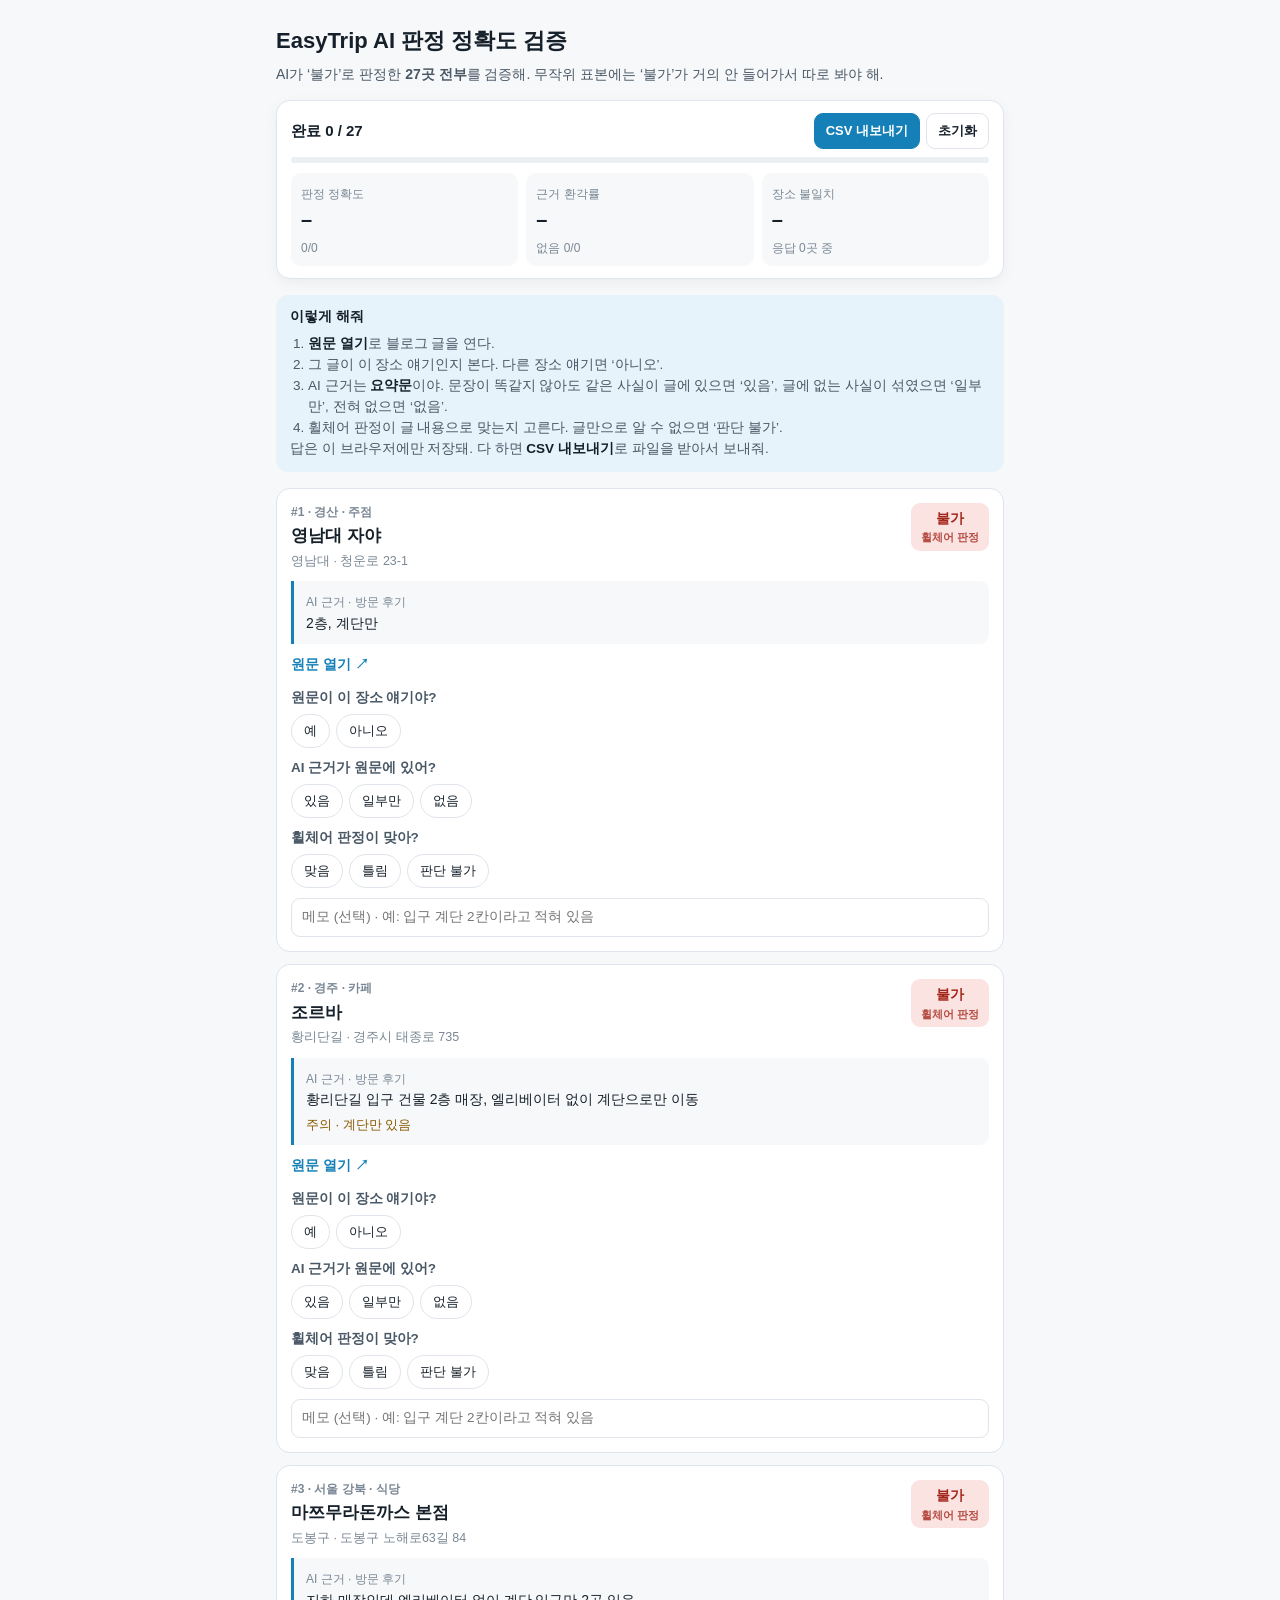
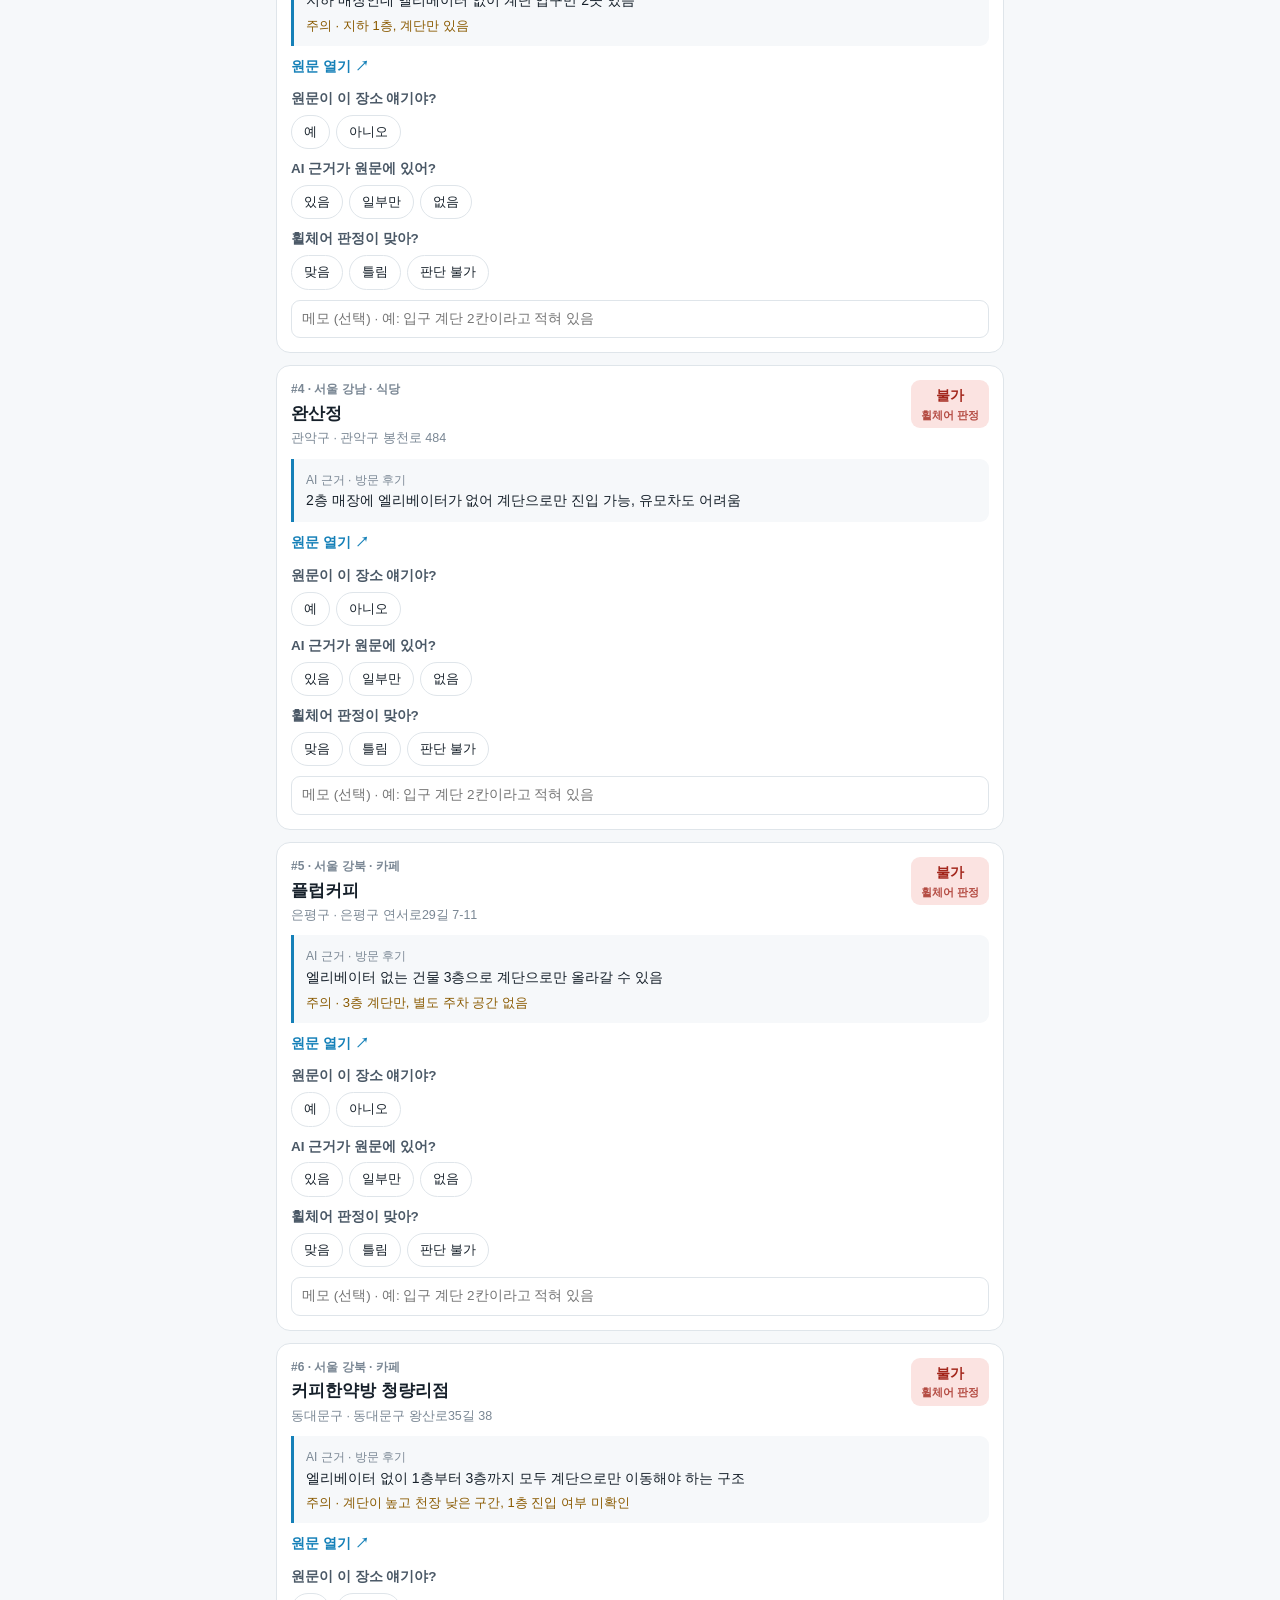
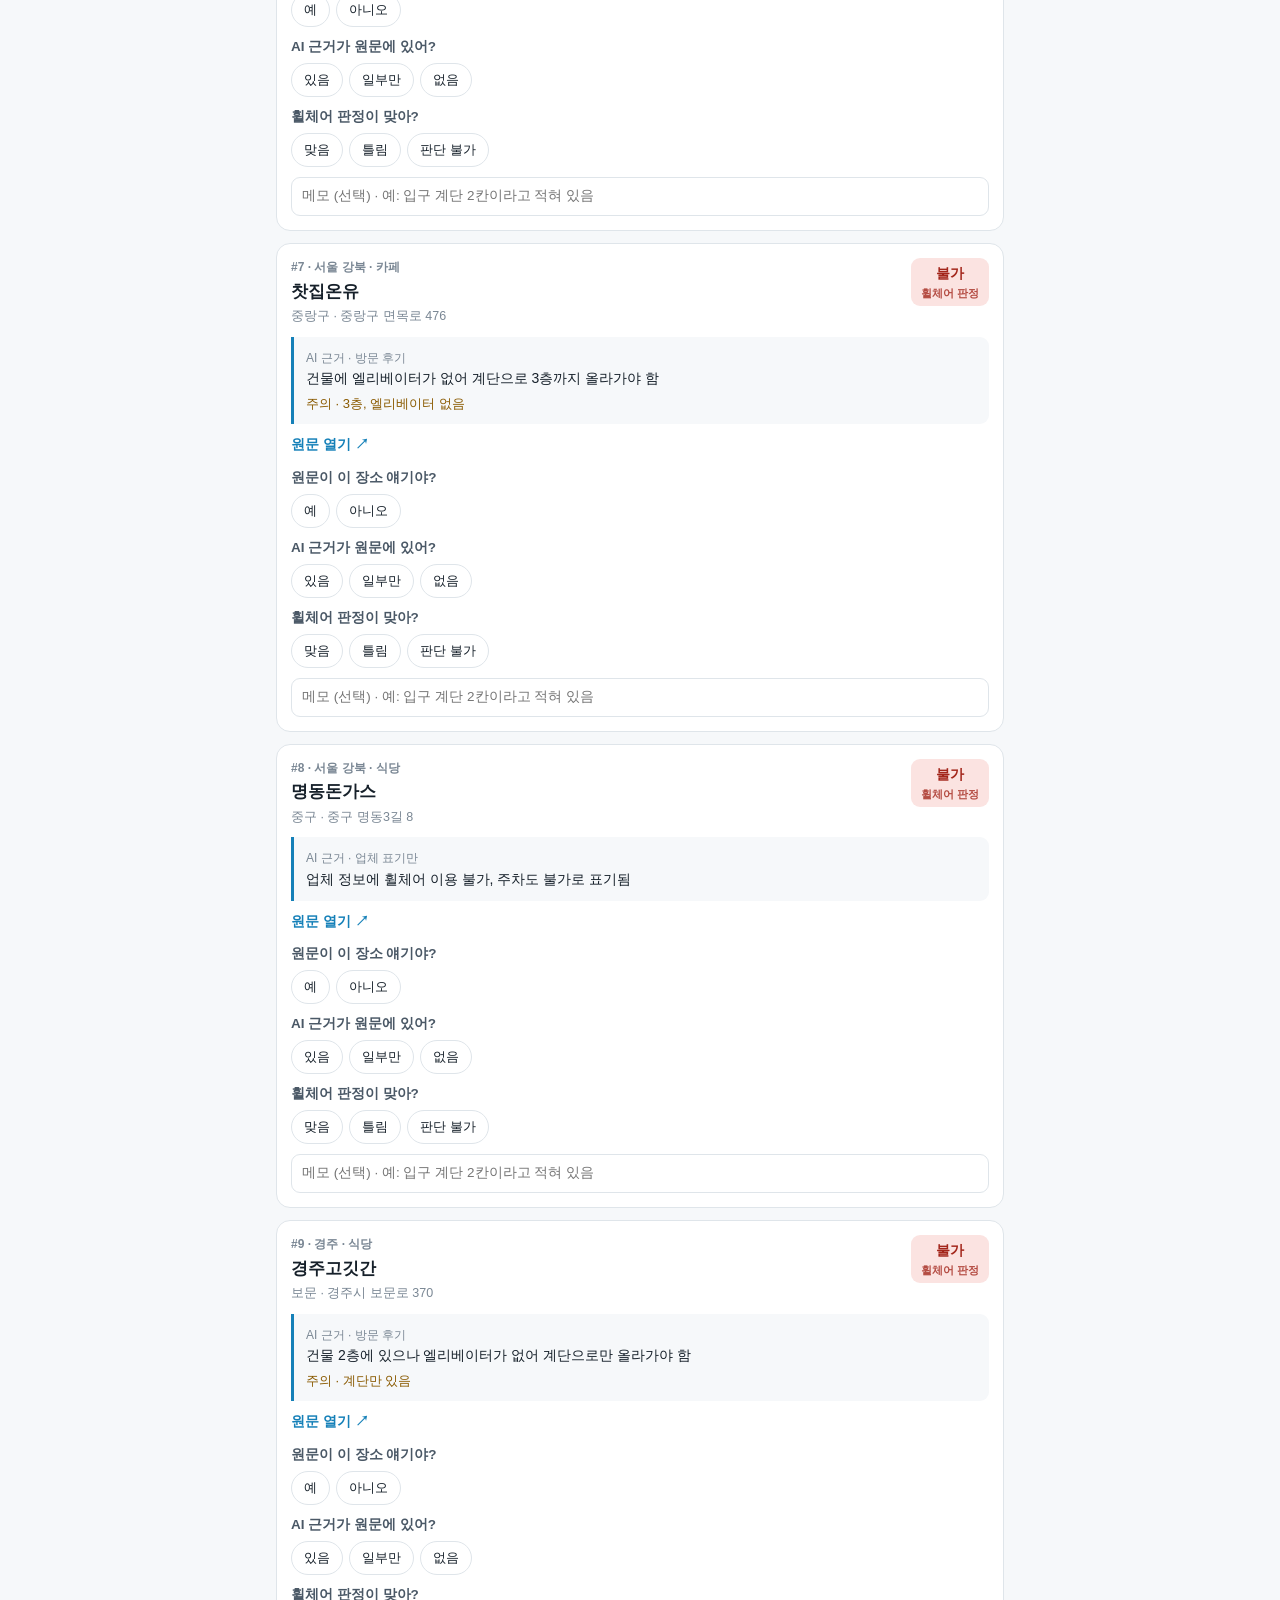
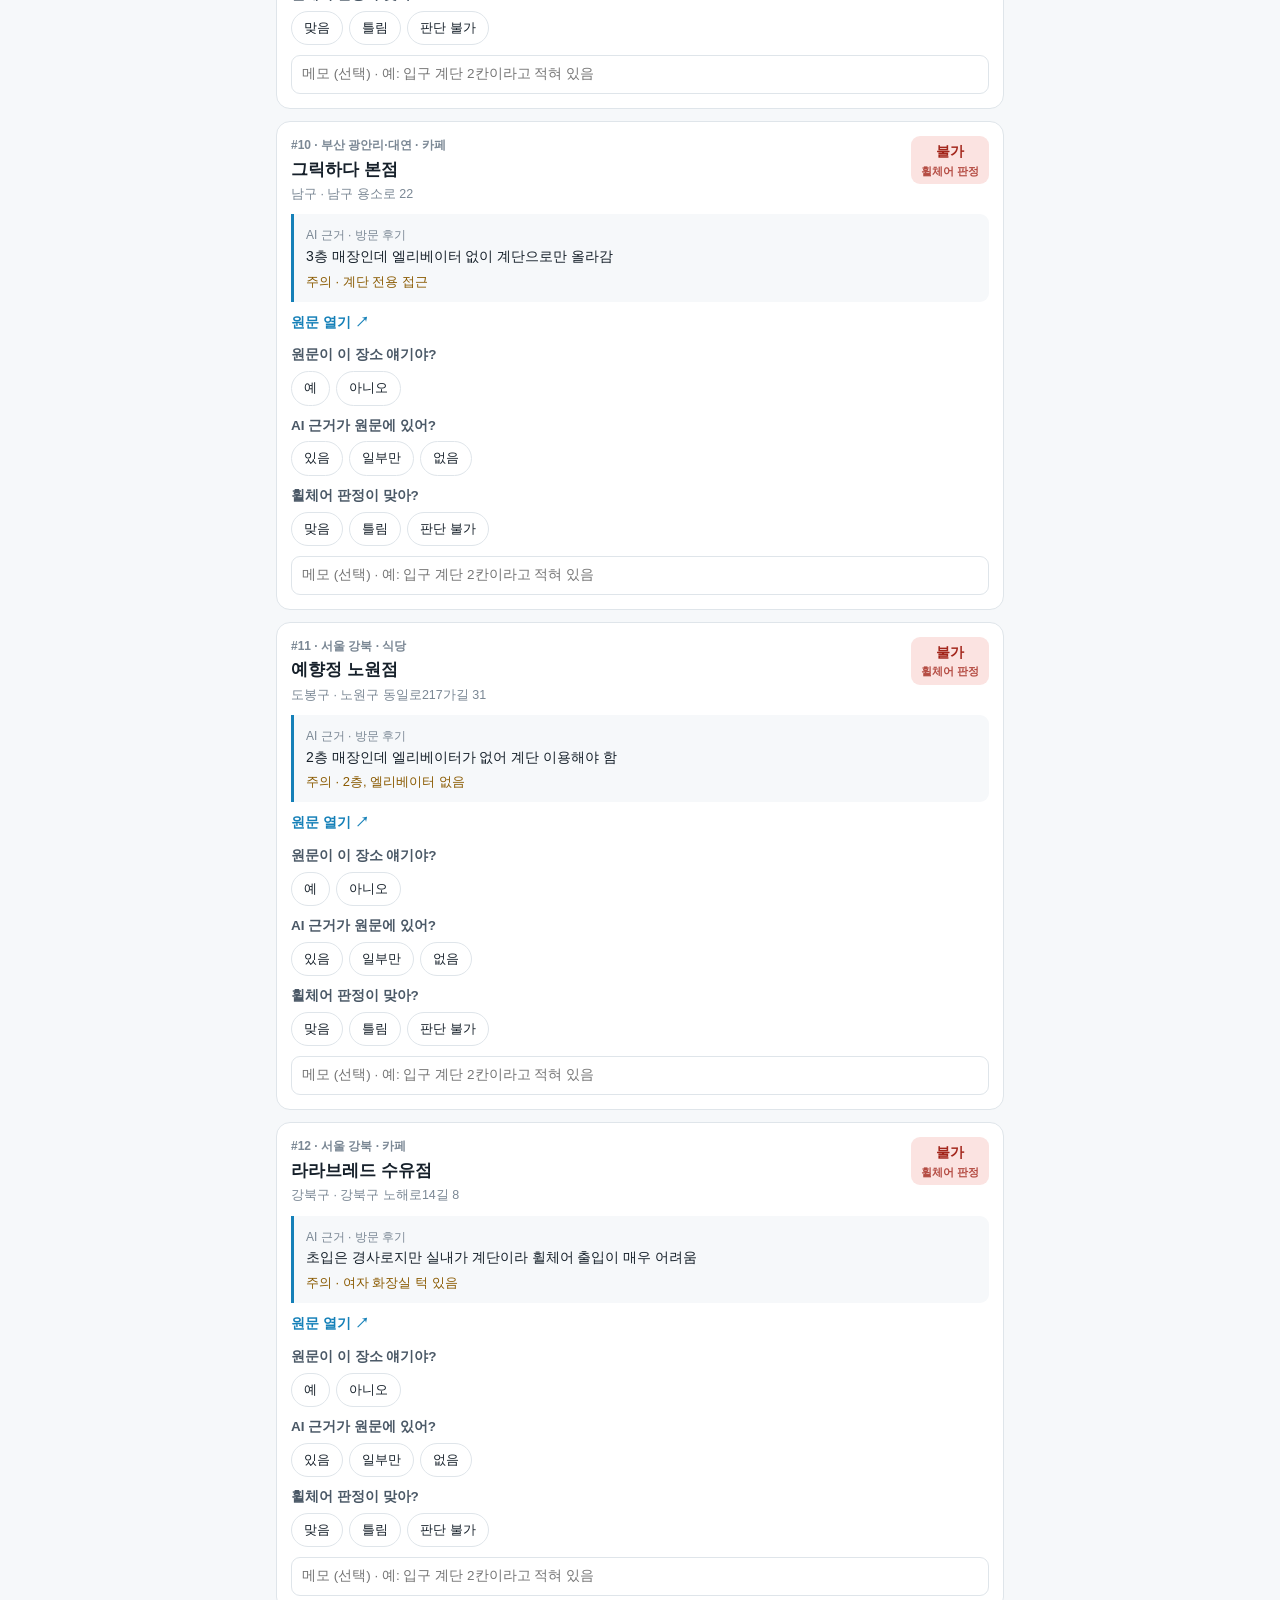
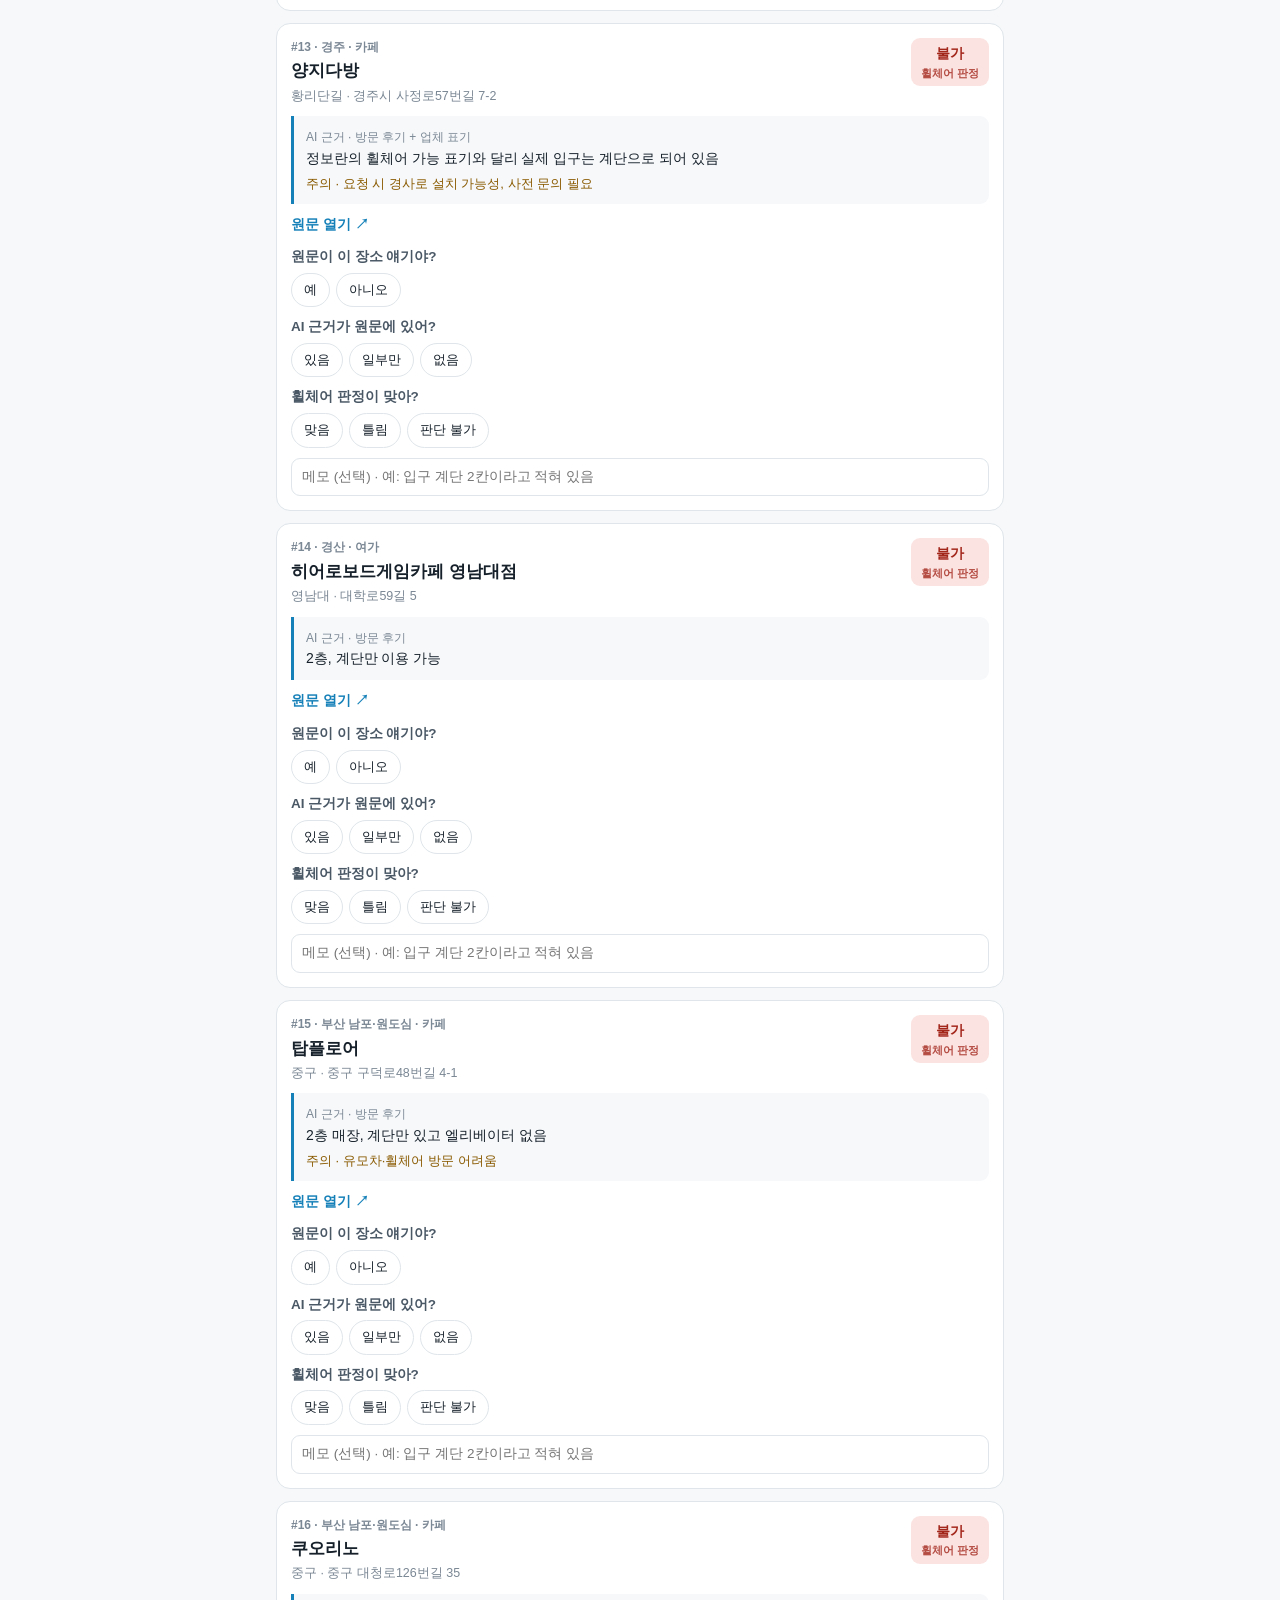
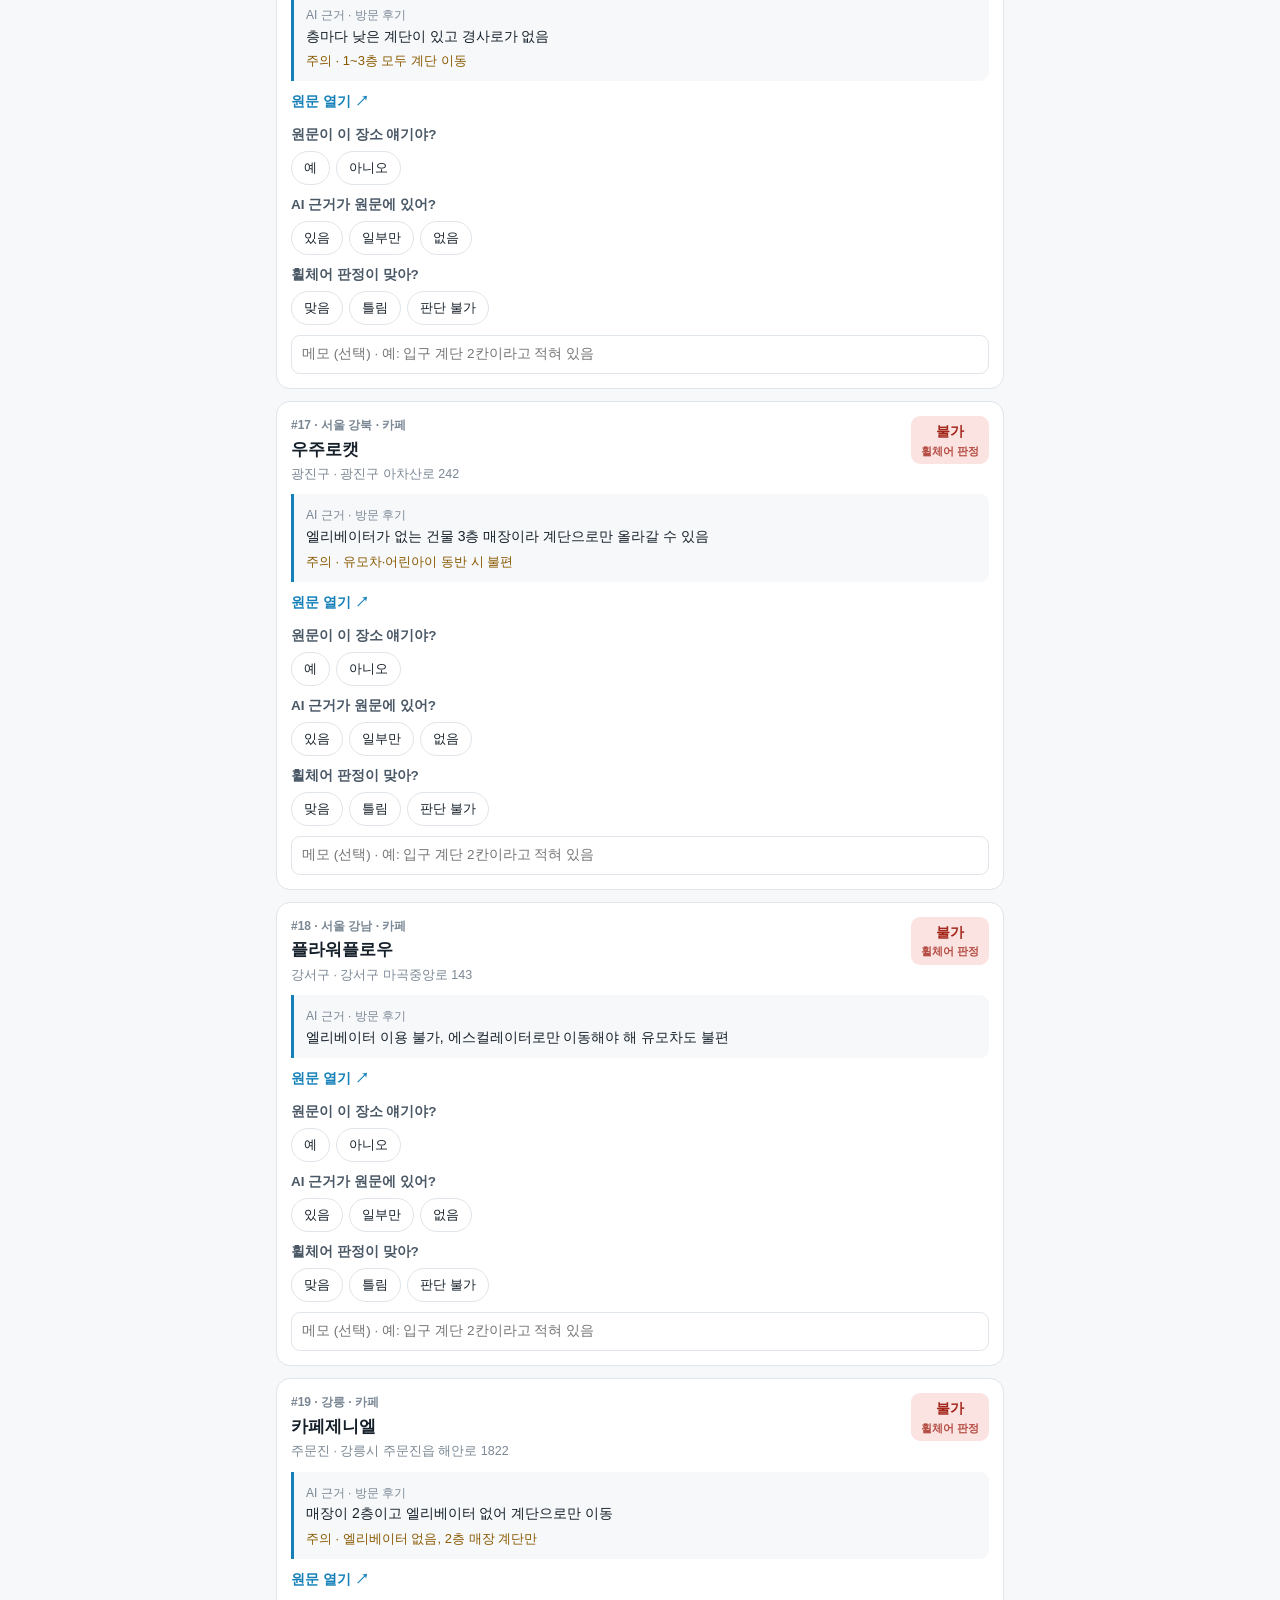
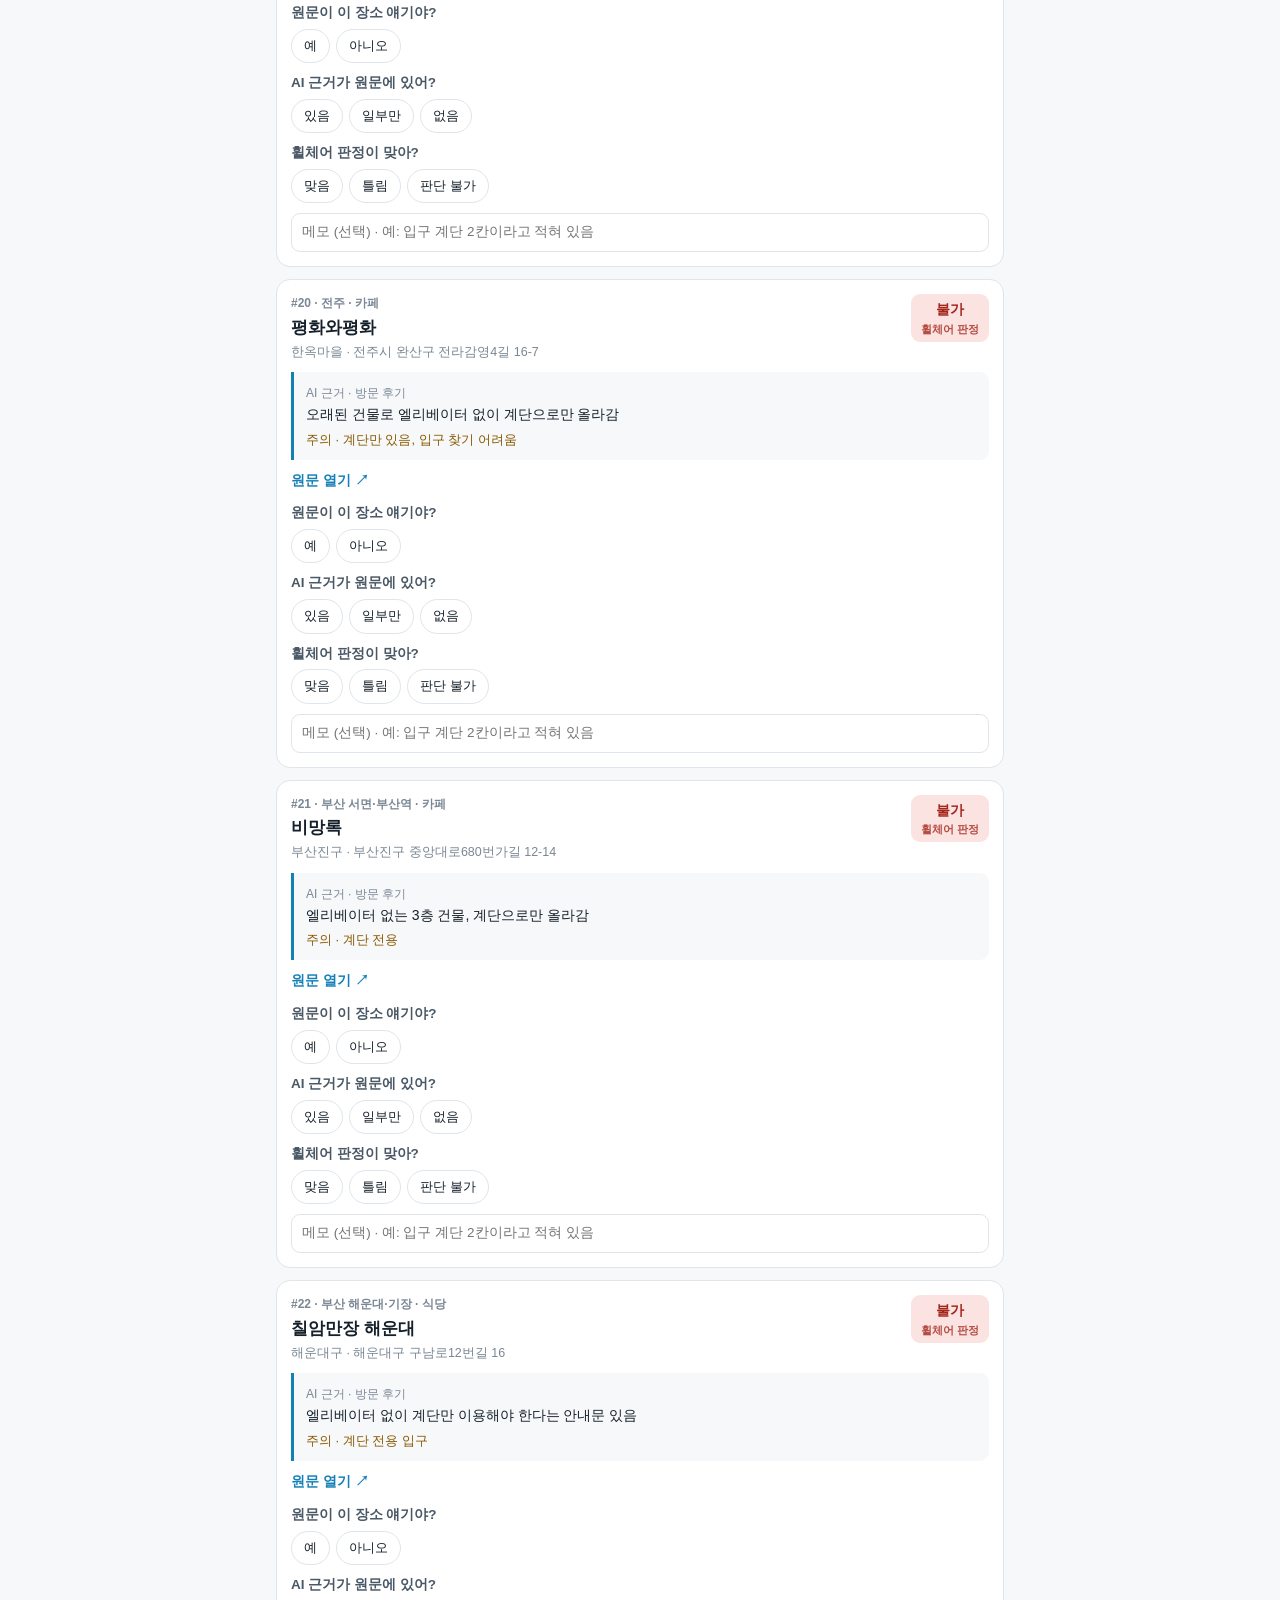
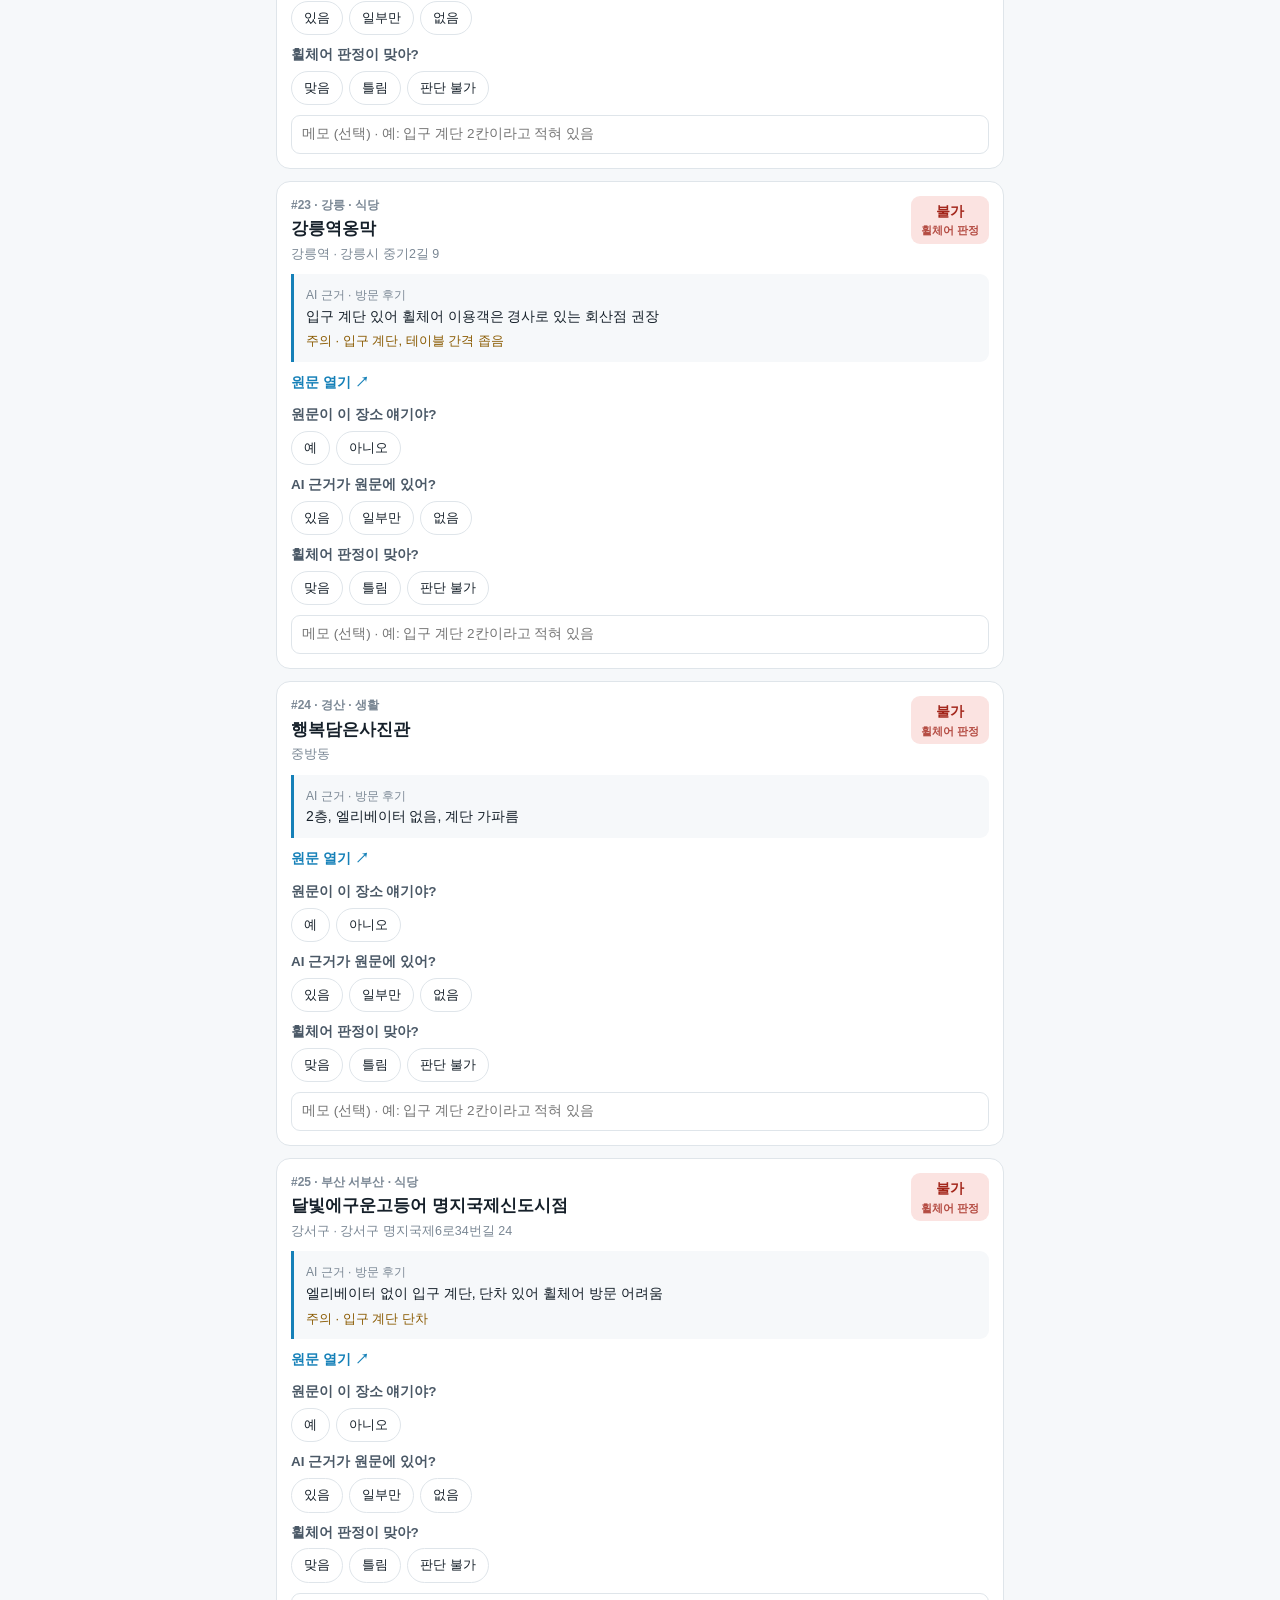
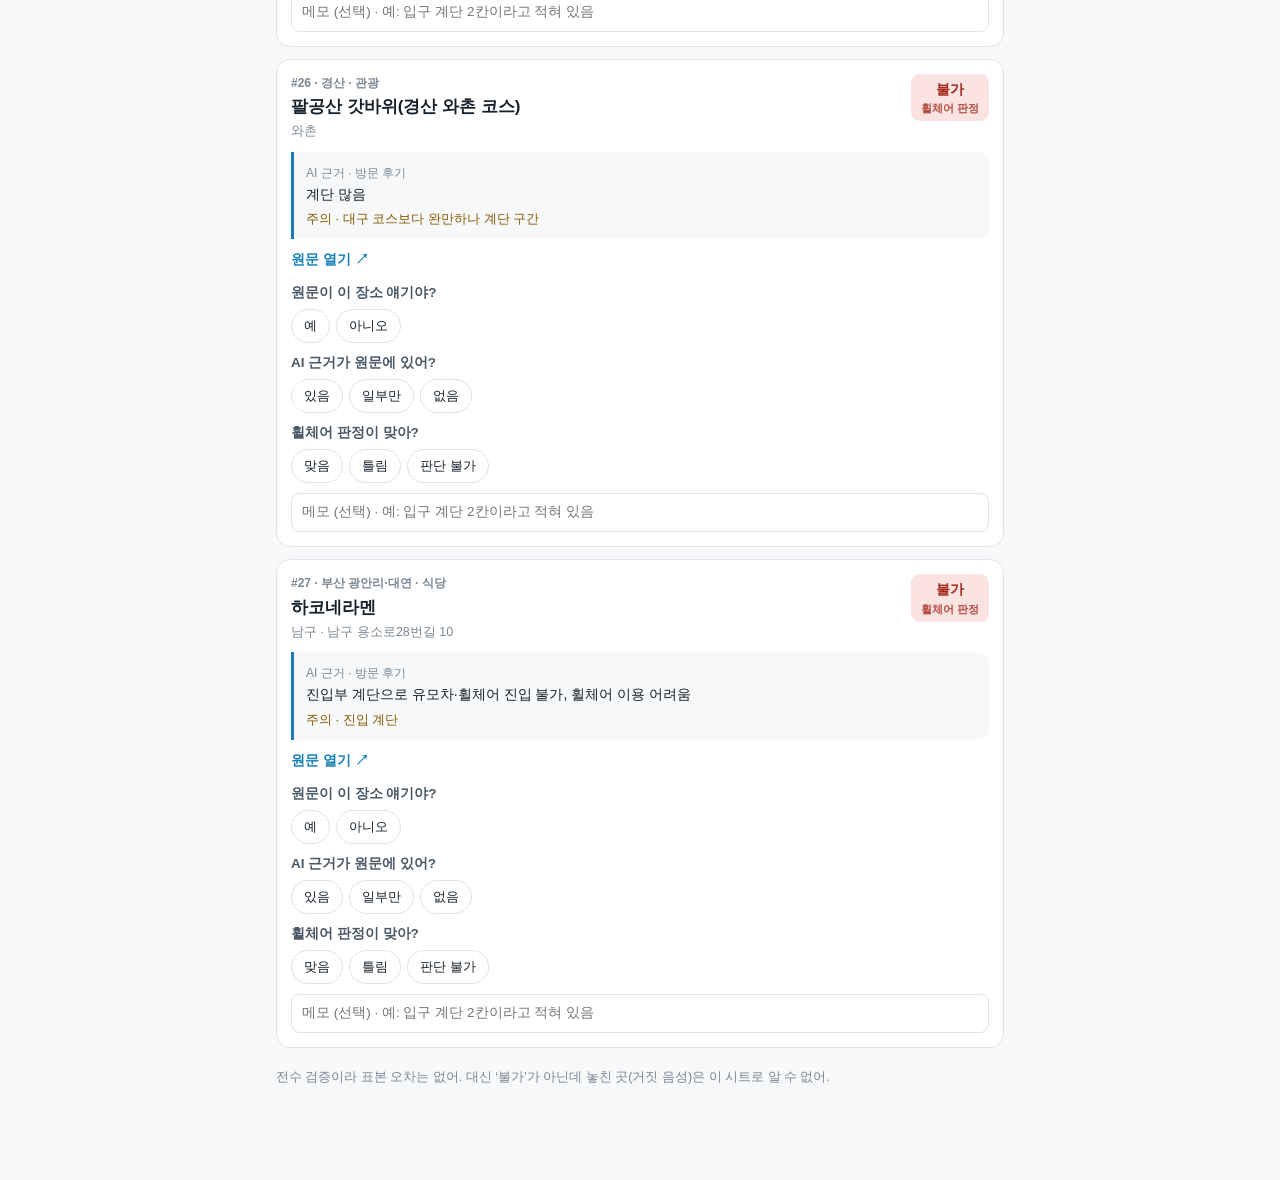
<file: validation/정확도검증_불가_전수27곳.html>
<!doctype html>
<html lang="ko">
<head>
<meta charset="utf-8">
<meta name="viewport" content="width=device-width,initial-scale=1">
<title>EasyTrip 정확도 검증</title>
<style>
:root{--bg:#F6F8FA;--card:#fff;--ink:#16202A;--ink2:#4A5866;--ink3:#7A8794;--line:#DFE5EA;--acc:#1580B8;--acc-t:#E6F3FB;
  --ok:#1E7F4E;--ok-bg:#E4F5EC;--cau:#8A5A00;--cau-bg:#FFF1CC;--no:#A3261B;--no-bg:#FBE3E1;--gr-bg:#ECEFF2}
@media (prefers-color-scheme:dark){:root:not([data-theme="light"]){--bg:#11161B;--card:#1A2129;--ink:#E8EEF3;--ink2:#B4C0CB;--ink3:#8593A0;--line:#2C3642;--acc:#5DB4E6;--acc-t:#16303F;
  --ok:#7FD6A5;--ok-bg:#16352A;--cau:#F1C75B;--cau-bg:#3A3015;--no:#F29A90;--no-bg:#3D1E1B;--gr-bg:#252D36}}
:root[data-theme="dark"]{--bg:#11161B;--card:#1A2129;--ink:#E8EEF3;--ink2:#B4C0CB;--ink3:#8593A0;--line:#2C3642;--acc:#5DB4E6;--acc-t:#16303F;
  --ok:#7FD6A5;--ok-bg:#16352A;--cau:#F1C75B;--cau-bg:#3A3015;--no:#F29A90;--no-bg:#3D1E1B;--gr-bg:#252D36}
*{box-sizing:border-box}
body{margin:0;background:var(--bg);color:var(--ink);font:15px/1.55 -apple-system,BlinkMacSystemFont,"Apple SD Gothic Neo","Noto Sans KR",sans-serif}
.wrap{max-width:760px;margin:0 auto;padding:20px 16px 80px}
h1{font-size:22px;margin:4px 0 6px}
.lead{color:var(--ink2);margin:0 0 14px;font-size:14px}
.sum{position:sticky;top:0;z-index:5;background:var(--card);border:1px solid var(--line);border-radius:14px;padding:12px 14px;margin:0 0 16px;box-shadow:0 4px 14px rgba(0,0,0,.05)}
.sum-top{display:flex;justify-content:space-between;align-items:center;gap:10px;flex-wrap:wrap}
.bar{height:6px;background:var(--gr-bg);border-radius:9px;overflow:hidden;margin:8px 0 10px}.bar i{display:block;height:100%;background:var(--acc)}
.kpis{display:grid;grid-template-columns:repeat(3,1fr);gap:8px}
.kpi{background:var(--bg);border-radius:10px;padding:8px 10px}
.kpi b{display:block;font-size:20px;font-variant-numeric:tabular-nums}
.kpi span{font-size:12px;color:var(--ink3)}
.btns{display:flex;gap:6px}
button{font:inherit;cursor:pointer}
.b{border:1px solid var(--line);background:var(--card);color:var(--ink);border-radius:9px;padding:6px 11px;font-size:13px;font-weight:600;min-height:36px}
.b.pri{background:var(--acc);border-color:var(--acc);color:#fff}
.guide{background:var(--acc-t);border-radius:12px;padding:12px 14px;font-size:13.5px;color:var(--ink2);margin:0 0 16px}
.guide b{color:var(--ink)}
.guide ol{margin:6px 0 0;padding-left:18px}
.it{background:var(--card);border:1px solid var(--line);border-radius:14px;padding:14px;margin:0 0 12px}
.it.done{border-color:var(--acc)}
.it-hd{display:flex;justify-content:space-between;gap:10px;align-items:flex-start}
.no{font-size:12px;color:var(--ink3);font-weight:700}
.nm{font-size:17px;font-weight:700;margin:2px 0}
.meta{font-size:12.5px;color:var(--ink3)}
.v{flex-shrink:0;font-weight:800;border-radius:9px;padding:5px 10px;font-size:14px;text-align:center}
.v small{display:block;font-size:10.5px;font-weight:600;opacity:.8}
.v-가능{background:var(--ok-bg);color:var(--ok)}.v-부분{background:var(--cau-bg);color:var(--cau)}.v-불가{background:var(--no-bg);color:var(--no)}.v-미확인{background:var(--gr-bg);color:var(--ink2)}
.ev{margin:10px 0 0;padding:10px 12px;border-left:3px solid var(--acc);background:var(--bg);border-radius:0 9px 9px 0;font-size:14px}
.ev em{display:block;font-style:normal;color:var(--cau);font-size:13px;margin-top:4px}
.ev .src{font-size:12px;color:var(--ink3)}
a.open{display:inline-block;margin-top:10px;font-weight:700;color:var(--acc);text-decoration:none;font-size:14px}
.qs{margin-top:12px;display:grid;gap:10px}
.q{font-size:13.5px}
.q>span{display:block;color:var(--ink2);margin-bottom:5px;font-weight:600}
.opts{display:flex;flex-wrap:wrap;gap:6px}
.opts label{position:relative}
.opts input{position:absolute;opacity:0;inset:0}
.opts label span{display:inline-block;border:1px solid var(--line);border-radius:999px;padding:6px 12px;font-size:13px;min-height:34px;background:var(--card)}
.opts input:checked+span{background:var(--acc);border-color:var(--acc);color:#fff;font-weight:700}
.opts input:focus-visible+span{outline:2px solid var(--acc);outline-offset:2px}
.memo{width:100%;border:1px solid var(--line);border-radius:9px;padding:8px 10px;font:inherit;font-size:13.5px;background:var(--card);color:var(--ink)}
.foot{font-size:12.5px;color:var(--ink3);margin-top:20px}
@media (max-width:480px){.kpis{grid-template-columns:1fr 1fr 1fr}.kpi b{font-size:17px}}
</style>
</head>
<body>
<div class="wrap">
  <h1>EasyTrip AI 판정 정확도 검증</h1>
  <p class="lead" id="lead"></p>
  <div class="sum" id="sum"></div>
  <div class="guide">
    <b>이렇게 해줘</b>
    <ol>
      <li><b>원문 열기</b>로 블로그 글을 연다.</li>
      <li>그 글이 이 장소 얘기인지 본다. 다른 장소 얘기면 ‘아니오’.</li>
      <li>AI 근거는 <b>요약문</b>이야. 문장이 똑같지 않아도 같은 사실이 글에 있으면 ‘있음’, 글에 없는 사실이 섞였으면 ‘일부만’, 전혀 없으면 ‘없음’.</li>
      <li>휠체어 판정이 글 내용으로 맞는지 고른다. 글만으로 알 수 없으면 ‘판단 불가’.</li>
    </ol>
    답은 이 브라우저에만 저장돼. 다 하면 <b>CSV 내보내기</b>로 파일을 받아서 보내줘.
  </div>
  <div id="list"></div>
  <p class="foot" id="foot"></p>
</div>
<script>
const DATA={"meta":{"n":27,"seed":20260930,"only":"불가","pool":27,"made":"2026-09-30","vc":{"불가":27}},"items":[{"no":1,"id":"y20","region":"경산","name":"영남대 자야","cat":"주점","area":"영남대 · 청운로 23-1","v":"불가","src":"방문 후기","t":"2층, 계단만","w":"","u":"https://blog.naver.com/sooeat/224414558408"},{"no":2,"id":"gyeongju_6","region":"경주","name":"조르바","cat":"카페","area":"황리단길 · 경주시 태종로 735","v":"불가","src":"방문 후기","t":"황리단길 입구 건물 2층 매장, 엘리베이터 없이 계단으로만 이동","w":"계단만 있음","u":"https://blog.naver.com/wndus093/224306472249"},{"no":3,"id":"seoul_n_40","region":"서울 강북","name":"마쯔무라돈까스 본점","cat":"식당","area":"도봉구 · 도봉구 노해로63길 84","v":"불가","src":"방문 후기","t":"지하 매장인데 엘리베이터 없이 계단 입구만 2곳 있음","w":"지하 1층, 계단만 있음","u":"https://blog.naver.com/lio97/224345024191"},{"no":4,"id":"seoul_s_31","region":"서울 강남","name":"완산정","cat":"식당","area":"관악구 · 관악구 봉천로 484","v":"불가","src":"방문 후기","t":"2층 매장에 엘리베이터가 없어 계단으로만 진입 가능, 유모차도 어려움","w":"","u":"https://blog.naver.com/yoochef88/224257184886"},{"no":5,"id":"seoul_n_38","region":"서울 강북","name":"플럽커피","cat":"카페","area":"은평구 · 은평구 연서로29길 7-11","v":"불가","src":"방문 후기","t":"엘리베이터 없는 건물 3층으로 계단으로만 올라갈 수 있음","w":"3층 계단만, 별도 주차 공간 없음","u":"https://blog.naver.com/heehehe921/224386845496"},{"no":6,"id":"seoul_n_4","region":"서울 강북","name":"커피한약방 청량리점","cat":"카페","area":"동대문구 · 동대문구 왕산로35길 38","v":"불가","src":"방문 후기","t":"엘리베이터 없이 1층부터 3층까지 모두 계단으로만 이동해야 하는 구조","w":"계단이 높고 천장 낮은 구간, 1층 진입 여부 미확인","u":"https://blog.naver.com/castle_h22/224383827391"},{"no":7,"id":"seoul_n_30","region":"서울 강북","name":"찻집온유","cat":"카페","area":"중랑구 · 중랑구 면목로 476","v":"불가","src":"방문 후기","t":"건물에 엘리베이터가 없어 계단으로 3층까지 올라가야 함","w":"3층, 엘리베이터 없음","u":"https://blog.naver.com/vertbleuish/224384753550"},{"no":8,"id":"seoul_n_80","region":"서울 강북","name":"명동돈가스","cat":"식당","area":"중구 · 중구 명동3길 8","v":"불가","src":"업체 표기만","t":"업체 정보에 휠체어 이용 불가, 주차도 불가로 표기됨","w":"","u":"https://blog.naver.com/onsiseon/224156210846"},{"no":9,"id":"gyeongju_16","region":"경주","name":"경주고깃간","cat":"식당","area":"보문 · 경주시 보문로 370","v":"불가","src":"방문 후기","t":"건물 2층에 있으나 엘리베이터가 없어 계단으로만 올라가야 함","w":"계단만 있음","u":"https://blog.naver.com/ims199010/224371219444"},{"no":10,"id":"bs_gwangan_12","region":"부산 광안리·대연","name":"그릭하다 본점","cat":"카페","area":"남구 · 남구 용소로 22","v":"불가","src":"방문 후기","t":"3층 매장인데 엘리베이터 없이 계단으로만 올라감","w":"계단 전용 접근","u":"https://blog.naver.com/njys2/224422498406"},{"no":11,"id":"seoul_n_28","region":"서울 강북","name":"예향정 노원점","cat":"식당","area":"도봉구 · 노원구 동일로217가길 31","v":"불가","src":"방문 후기","t":"2층 매장인데 엘리베이터가 없어 계단 이용해야 함","w":"2층, 엘리베이터 없음","u":"https://blog.naver.com/yeondukong119/223826678056"},{"no":12,"id":"seoul_n_22","region":"서울 강북","name":"라라브레드 수유점","cat":"카페","area":"강북구 · 강북구 노해로14길 8","v":"불가","src":"방문 후기","t":"초입은 경사로지만 실내가 계단이라 휠체어 출입이 매우 어려움","w":"여자 화장실 턱 있음","u":"https://blog.naver.com/godr1710/223563986967"},{"no":13,"id":"gyeongju_13","region":"경주","name":"양지다방","cat":"카페","area":"황리단길 · 경주시 사정로57번길 7-2","v":"불가","src":"방문 후기 + 업체 표기","t":"정보란의 휠체어 가능 표기와 달리 실제 입구는 계단으로 되어 있음","w":"요청 시 경사로 설치 가능성, 사전 문의 필요","u":"https://blog.naver.com/sudynangy/224010207646"},{"no":14,"id":"y21","region":"경산","name":"히어로보드게임카페 영남대점","cat":"여가","area":"영남대 · 대학로59길 5","v":"불가","src":"방문 후기","t":"2층, 계단만 이용 가능","w":"","u":"https://blog.naver.com/hanna0960/224365417847"},{"no":15,"id":"bs_nampo_7","region":"부산 남포·원도심","name":"탑플로어","cat":"카페","area":"중구 · 중구 구덕로48번길 4-1","v":"불가","src":"방문 후기","t":"2층 매장, 계단만 있고 엘리베이터 없음","w":"유모차·휠체어 방문 어려움","u":"https://blog.naver.com/40075k_m_/224205474388"},{"no":16,"id":"bs_nampo_6","region":"부산 남포·원도심","name":"쿠오리노","cat":"카페","area":"중구 · 중구 대청로126번길 35","v":"불가","src":"방문 후기","t":"층마다 낮은 계단이 있고 경사로가 없음","w":"1~3층 모두 계단 이동","u":"https://blog.naver.com/puput122/224067364535"},{"no":17,"id":"seoul_n_62","region":"서울 강북","name":"우주로캣","cat":"카페","area":"광진구 · 광진구 아차산로 242","v":"불가","src":"방문 후기","t":"엘리베이터가 없는 건물 3층 매장이라 계단으로만 올라갈 수 있음","w":"유모차·어린아이 동반 시 불편","u":"https://blog.naver.com/nijaelog/224366361291"},{"no":18,"id":"seoul_s_6","region":"서울 강남","name":"플라워플로우","cat":"카페","area":"강서구 · 강서구 마곡중앙로 143","v":"불가","src":"방문 후기","t":"엘리베이터 이용 불가, 에스컬레이터로만 이동해야 해 유모차도 불편","w":"","u":"https://blog.naver.com/kmz5623/224288480959"},{"no":19,"id":"gangneung_9","region":"강릉","name":"카페제니엘","cat":"카페","area":"주문진 · 강릉시 주문진읍 해안로 1822","v":"불가","src":"방문 후기","t":"매장이 2층이고 엘리베이터 없어 계단으로만 이동","w":"엘리베이터 없음, 2층 매장 계단만","u":"https://blog.naver.com/thorn9652/224381291226"},{"no":20,"id":"jeonju_2","region":"전주","name":"평화와평화","cat":"카페","area":"한옥마을 · 전주시 완산구 전라감영4길 16-7","v":"불가","src":"방문 후기","t":"오래된 건물로 엘리베이터 없이 계단으로만 올라감","w":"계단만 있음, 입구 찾기 어려움","u":"https://blog.naver.com/oosiz0403/224404791349"},{"no":21,"id":"bs_seomyeon_7","region":"부산 서면·부산역","name":"비망록","cat":"카페","area":"부산진구 · 부산진구 중앙대로680번가길 12-14","v":"불가","src":"방문 후기","t":"엘리베이터 없는 3층 건물, 계단으로만 올라감","w":"계단 전용","u":"https://blog.naver.com/kjinsook2004/224273765122"},{"no":22,"id":"bs_haeundae_9","region":"부산 해운대·기장","name":"칠암만장 해운대","cat":"식당","area":"해운대구 · 해운대구 구남로12번길 16","v":"불가","src":"방문 후기","t":"엘리베이터 없이 계단만 이용해야 한다는 안내문 있음","w":"계단 전용 입구","u":"https://blog.naver.com/littlesorest__/224385847042"},{"no":23,"id":"gangneung_5","region":"강릉","name":"강릉역옹막","cat":"식당","area":"강릉역 · 강릉시 중기2길 9","v":"불가","src":"방문 후기","t":"입구 계단 있어 휠체어 이용객은 경사로 있는 회산점 권장","w":"입구 계단, 테이블 간격 좁음","u":"https://blog.naver.com/onsussi/224035688777"},{"no":24,"id":"y23","region":"경산","name":"행복담은사진관","cat":"생활","area":"중방동","v":"불가","src":"방문 후기","t":"2층, 엘리베이터 없음, 계단 가파름","w":"","u":"https://blog.naver.com/0ooo000/223785560029"},{"no":25,"id":"bs_west_9","region":"부산 서부산","name":"달빛에구운고등어 명지국제신도시점","cat":"식당","area":"강서구 · 강서구 명지국제6로34번길 24","v":"불가","src":"방문 후기","t":"엘리베이터 없이 입구 계단, 단차 있어 휠체어 방문 어려움","w":"입구 계단 단차","u":"https://blog.naver.com/uriuritnwl/224364018498"},{"no":26,"id":"y9","region":"경산","name":"팔공산 갓바위(경산 와촌 코스)","cat":"관광","area":"와촌","v":"불가","src":"방문 후기","t":"계단 많음","w":"대구 코스보다 완만하나 계단 구간","u":"https://okok2da.com/64"},{"no":27,"id":"bs_gwangan_11","region":"부산 광안리·대연","name":"하코네라멘","cat":"식당","area":"남구 · 남구 용소로28번길 10","v":"불가","src":"방문 후기","t":"진입부 계단으로 유모차·휠체어 진입 불가, 휠체어 이용 어려움","w":"진입 계단","u":"https://blog.naver.com/aeg43210/223412126122"}]};
const KEY='et-valid-'+(DATA.meta.only||DATA.meta.seed)+'-'+DATA.meta.n;
let A={};try{A=JSON.parse(localStorage.getItem(KEY)||'{}')}catch(e){}
const save=()=>{try{localStorage.setItem(KEY,JSON.stringify(A))}catch(e){}};
const esc=s=>String(s==null?'':s).replace(/[&<>"]/g,c=>({'&':'&amp;','<':'&lt;','>':'&gt;','"':'&quot;'}[c]));
const QS=[
  ['place','원문이 이 장소 얘기야?',['예','아니오']],
  ['evi','AI 근거가 원문에 있어?',['있음','일부만','없음']],
  ['verdict','휠체어 판정이 맞아?',['맞음','틀림','판단 불가']]];
/* 윌슨 95% 신뢰구간 */
function wilson(k,n){if(!n)return null;const z=1.96,p=k/n,d=1+z*z/n,c=(p+z*z/(2*n))/d,h=z*Math.sqrt(p*(1-p)/n+z*z/(4*n*n))/d;return [Math.max(0,c-h),Math.min(1,c+h)]}
const pct=x=>(x*100).toFixed(1)+'%';
function stat(){
  const v=Object.values(A),m=DATA.meta;
  const done=DATA.items.filter(it=>{const a=A[it.id]||{};return a.place&&a.evi&&a.verdict}).length;
  const ok=v.filter(a=>a.verdict==='맞음').length,bad=v.filter(a=>a.verdict==='틀림').length,unk=v.filter(a=>a.verdict==='판단 불가').length;
  const ev=v.filter(a=>a.evi).length,hal=v.filter(a=>a.evi==='없음').length,part=v.filter(a=>a.evi==='일부만').length;
  const pl=v.filter(a=>a.place).length,plno=v.filter(a=>a.place==='아니오').length;
  const acc=ok+bad?ok/(ok+bad):null,ci=wilson(ok,ok+bad),hr=ev?hal/ev:null,hci=wilson(hal,ev);
  document.getElementById('sum').innerHTML=`<div class="sum-top"><b>완료 ${done} / ${m.n}</b><div class="btns"><button class="b pri" onclick="exportCSV()">CSV 내보내기</button><button class="b" onclick="resetAll()">초기화</button></div></div>
   <div class="bar"><i style="width:${done/m.n*100}%"></i></div>
   <div class="kpis">
    <div class="kpi"><span>판정 정확도</span><b>${acc==null?'–':pct(acc)}</b><span>${ok}/${ok+bad}${ci?` · 95% ${pct(ci[0])}~${pct(ci[1])}`:''}${unk?` · 판단불가 ${unk}`:''}</span></div>
    <div class="kpi"><span>근거 환각률</span><b>${hr==null?'–':pct(hr)}</b><span>없음 ${hal}/${ev}${hci?` · 95% ${pct(hci[0])}~${pct(hci[1])}`:''}${part?` · 일부만 ${part}`:''}</span></div>
    <div class="kpi"><span>장소 불일치</span><b>${pl?plno:'–'}</b><span>응답 ${pl}곳 중</span></div>
   </div>`;
}
function render(){
  const m=DATA.meta;
  document.getElementById('lead').innerHTML=m.only?`AI가 ‘${esc(m.only)}’로 판정한 <b>${m.n}곳 전부</b>를 검증해. 무작위 표본에는 ‘${esc(m.only)}’가 거의 안 들어가서 따로 봐야 해.`:`앱에 들어간 AI 판정 ${m.pool}곳 중 <b>${m.n}곳</b>을 무작위로 뽑았어 (시드 ${m.seed}, 판정 분포 ${Object.entries(m.vc).map(([k,v])=>k+' '+v).join(' · ')}).`;
  document.getElementById('list').innerHTML=DATA.items.map(it=>{const a=A[it.id]||{},done=a.place&&a.evi&&a.verdict;
    return `<div class="it${done?' done':''}" id="it-${esc(it.id)}">
     <div class="it-hd"><div><div class="no">#${it.no} · ${esc(it.region)} · ${esc(it.cat)}</div><div class="nm">${esc(it.name)}</div><div class="meta">${esc(it.area)}</div></div>
      <div class="v v-${esc(it.v)}">${esc(it.v)}<small>휠체어 판정</small></div></div>
     <div class="ev"><span class="src">AI 근거 · ${esc(it.src)}</span><br>${esc(it.t)}${it.w?`<em>주의 · ${esc(it.w)}</em>`:''}</div>
     <a class="open" href="${esc(it.u)}" target="_blank" rel="noopener">원문 열기 ↗</a>
     <div class="qs">${QS.map(([k,l,os])=>`<div class="q"><span>${l}</span><div class="opts" role="radiogroup" aria-label="${l}">${os.map(o=>`<label><input type="radio" name="${esc(it.id)}-${k}" value="${o}" ${a[k]===o?'checked':''} onchange="setA('${esc(it.id)}','${k}',this.value)"><span>${o}</span></label>`).join('')}</div></div>`).join('')}
      <input class="memo" placeholder="메모 (선택) · 예: 입구 계단 2칸이라고 적혀 있음" value="${esc(a.memo||'')}" onchange="setA('${esc(it.id)}','memo',this.value)" aria-label="메모"></div>
    </div>`}).join('');
  document.getElementById('foot').textContent=m.only?'전수 검증이라 표본 오차는 없어. 대신 ‘불가’가 아닌데 놓친 곳(거짓 음성)은 이 시트로 알 수 없어.':'표본이 30곳이라 신뢰구간이 넓어. 예를 들어 28/30이 맞으면 정확도 93.3%, 95% 신뢰구간은 약 78.7~98.2%야. 기획서에는 이 구간을 같이 적어.';
  stat();
}
function setA(id,k,v){A[id]=A[id]||{};A[id][k]=v;save();stat();
  const a=A[id],el=document.getElementById('it-'+id);if(el)el.classList.toggle('done',!!(a.place&&a.evi&&a.verdict))}
function resetAll(){if(!confirm('답을 전부 지울까?'))return;A={};save();render()}
function exportCSV(){
  const q=x=>'"'+String(x==null?'':x).replace(/"/g,'""')+'"';
  const rows=[['no','id','region','name','verdict','source','ai_evidence','url','place_match','evidence_in_source','verdict_correct','memo']]
    .concat(DATA.items.map(it=>{const a=A[it.id]||{};return [it.no,it.id,it.region,it.name,it.v,it.src,it.t,it.u,a.place,a.evi,a.verdict,a.memo]}));
  const blob=new Blob(['﻿'+rows.map(r=>r.map(q).join(',')).join('\n')],{type:'text/csv;charset=utf-8'});
  const u=URL.createObjectURL(blob),l=document.createElement('a');l.href=u;l.download='EasyTrip_정확도검증_'+(DATA.meta.only?DATA.meta.only+'_전수':DATA.meta.n+'곳')+'_결과.csv';document.body.appendChild(l);l.click();l.remove();setTimeout(()=>URL.revokeObjectURL(u),1000)}
render();
</script>
</body>
</html>
</file>
